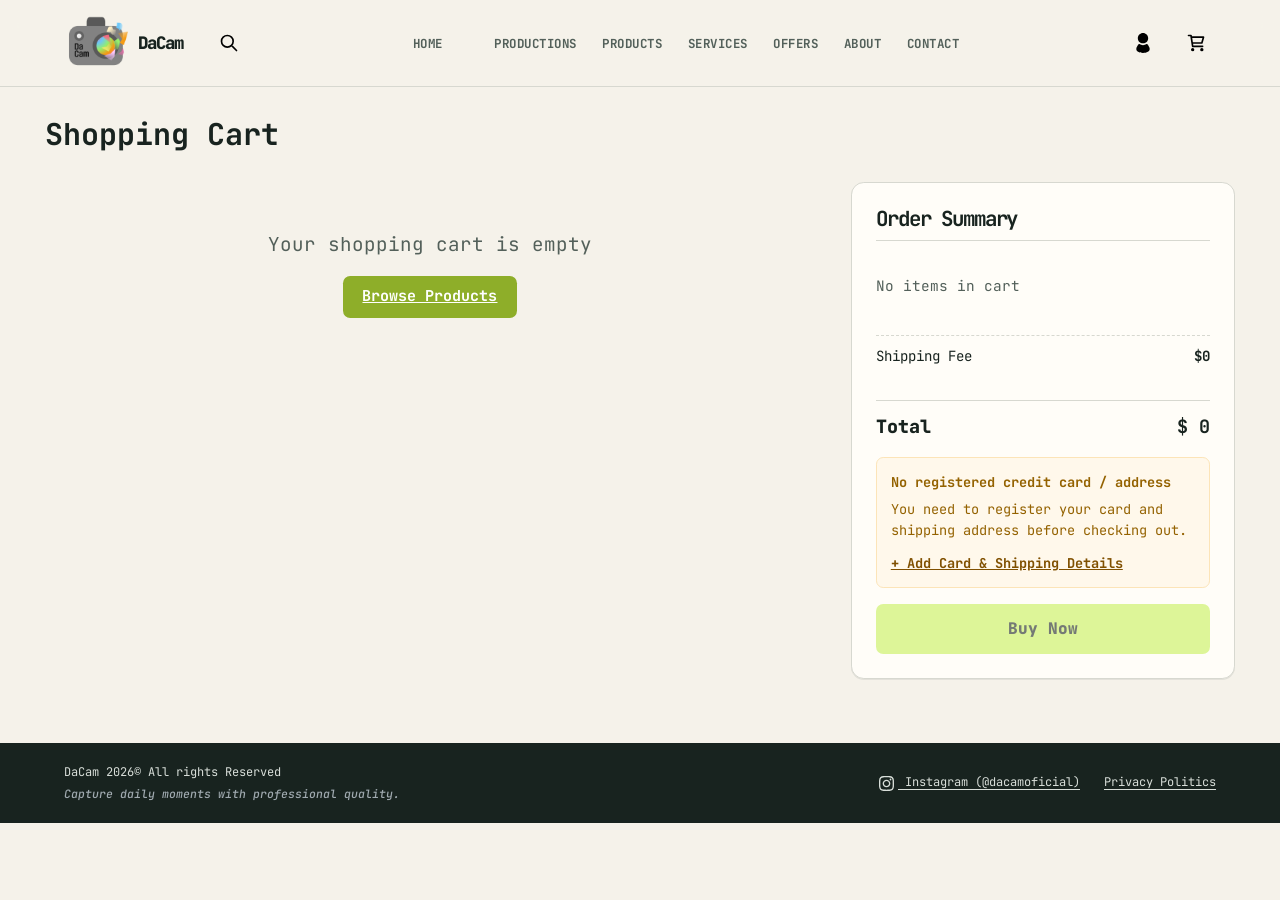
<file: carrito.html>
<!DOCTYPE html>
<html lang="en">

<head>
    <meta charset="UTF-8">
    <meta name="viewport" content="width=device-width, initial-scale=1.0">
    <title>Shopping Cart — DaCam</title>
    <link rel="stylesheet" href="styles/style.css">
    <link rel="preconnect" href="https://fonts.googleapis.com">
    <link rel="preconnect" href="https://fonts.gstatic.com" crossorigin>
    <link href="https://fonts.googleapis.com/css2?family=JetBrains+Mono:ital,wght@0,100..800;1,100..800&display=swap"
        rel="stylesheet">
</head>

<body>
      <header>
        <a class="logo" href="index.html">
            <img src="images/DaCam.png" alt="logo">
            <p>DaCam</p>
        </a>
        <div class="options">
            <button id="search" type="button" aria-label="Search"><img src="svgs/search-alt-1-svgrepo-com.svg"
                    alt=""></button>
            <ul class="nav">
                <li>
                    <a href="index.html">Home</a>
                </li>
                <li>
                <li>
                    <a href="pro.html">Productions</a>
                </li>
                <li>
                    <a href="products.html">Products</a>
                </li>
                <li>
                    <a href="servicios.html">Services</a>
                </li>
                <li>
                    <a href="offers.html">Offers</a>
                </li>
                <li>
                    <a href="about.html">About</a>
                </li>
                <li>
                    <a href="contacto.html">Contact</a>
                </li>
            </ul>
            <button id="login" type="button" aria-label="Log in" onclick="window.location.href='logins/email.html'"><img src="svgs/person-svgrepo-com.svg"
                    alt=""></button>
            <button id="cart" type="button" aria-label="Shopping Cart" onclick="window.location.href='carrito.html'"><img
                    src="svgs/cart-shopping-svgrepo-com.svg" alt=""></button>
        </div>
    </header>

    <main class="carrito-page">
        <div class="carrito-header-title">
            <h1>Shopping Cart</h1>
        </div>

        <div class="carrito-layout">
            <section class="carrito-grid" id="carritoGrid">
                <!-- Product cards reusing .producto -->
            </section>

            <aside class="carrito-resumen">
                <h2>Order Summary</h2>

                <div class="resumen-filas" id="resumenFilas"></div>

                <div class="resumen-fila-envio" style="display:flex; justify-content:space-between; align-items:center; padding:.6rem 0; border-top:1px dashed var(--line); margin-top:.5rem; font-size:.88rem;">
                    <span>Shipping Fee</span>
                    <span id="envioPrecio" style="font-weight:700;">$0</span>
                </div>

                <div class="resumen-total">
                    <span>Total</span>
                    <strong id="totalPrecio">$0</strong>
                </div>

                <div id="tarjetaStatus"></div>

                <button id="btnComprar" type="button" class="btn-comprar-cart" onclick="realizarCompra()">
                    Buy Now
                </button>
            </aside>
        </div>
    </main>

    <footer>
        <div class="footer-info">
            <p>DaCam 2026© All rights Reserved</p>
            <span class="footer-slogan">Capture daily moments with professional quality.</span>
        </div>
        <div class="footer-links">
            <a href="https://www.instagram.com/dacamoficial/" target="_blank" rel="noopener noreferrer" class="instagram-link">
                <svg width="15" height="15" viewBox="0 0 24 24" fill="currentColor" aria-hidden="true" style="vertical-align: middle; margin-right: 4px;">
                    <path d="M12 2.163c3.204 0 3.584.012 4.85.07 3.252.148 4.771 1.691 4.919 4.919.058 1.265.069 1.645.069 4.849 0 3.205-.012 3.584-.069 4.849-.149 3.225-1.664 4.771-4.919 4.919-1.266.058-1.644.07-4.85.07-3.204 0-3.584-.012-4.849-.07-3.26-.149-4.771-1.699-4.919-4.92-.058-1.265-.07-1.644-.07-4.849 0-3.204.013-3.583.07-4.849.149-3.227 1.664-4.771 4.919-4.919 1.266-.057 1.645-.069 4.849-.069zm0-2.163c-3.259 0-3.667.014-4.947.072-4.358.2-6.78 2.618-6.98 6.98-.059 1.281-.073 1.689-.073 4.948 0 3.259.014 3.668.072 4.948.2 4.358 2.618 6.78 6.98 6.98 1.281.058 1.689.072 4.948.072 3.259 0 3.668-.014 4.948-.072 4.354-.2 6.782-2.618 6.979-6.98.059-1.28.073-1.689.073-4.948 0-3.259-.014-3.667-.072-4.947-.196-4.354-2.617-6.78-6.979-6.98-1.281-.059-1.69-.073-4.949-.073zm0 5.838c-3.403 0-6.162 2.759-6.162 6.162s2.759 6.163 6.162 6.163 6.162-2.759 6.162-6.163c0-3.403-2.759-6.162-6.162-6.162zm0 10.162c-2.209 0-4-1.79-4-4 0-2.209 1.791-4 4-4s4 1.791 4 4c0 2.21-1.791 4-4 4zm6.406-11.845c-.796 0-1.441.645-1.441 1.44s.645 1.44 1.441 1.44c.795 0 1.439-.645 1.439-1.44s-.644-1.44-1.439-1.44z"/>
                </svg>
                Instagram (@dacamoficial)
            </a>
            <a href="#">Privacy Politics</a>
        </div>
    </footer>

    <script src="scripts/carrito.js"></script>
    <script src="scripts/search.js"></script>
</body>

</html>
</file>
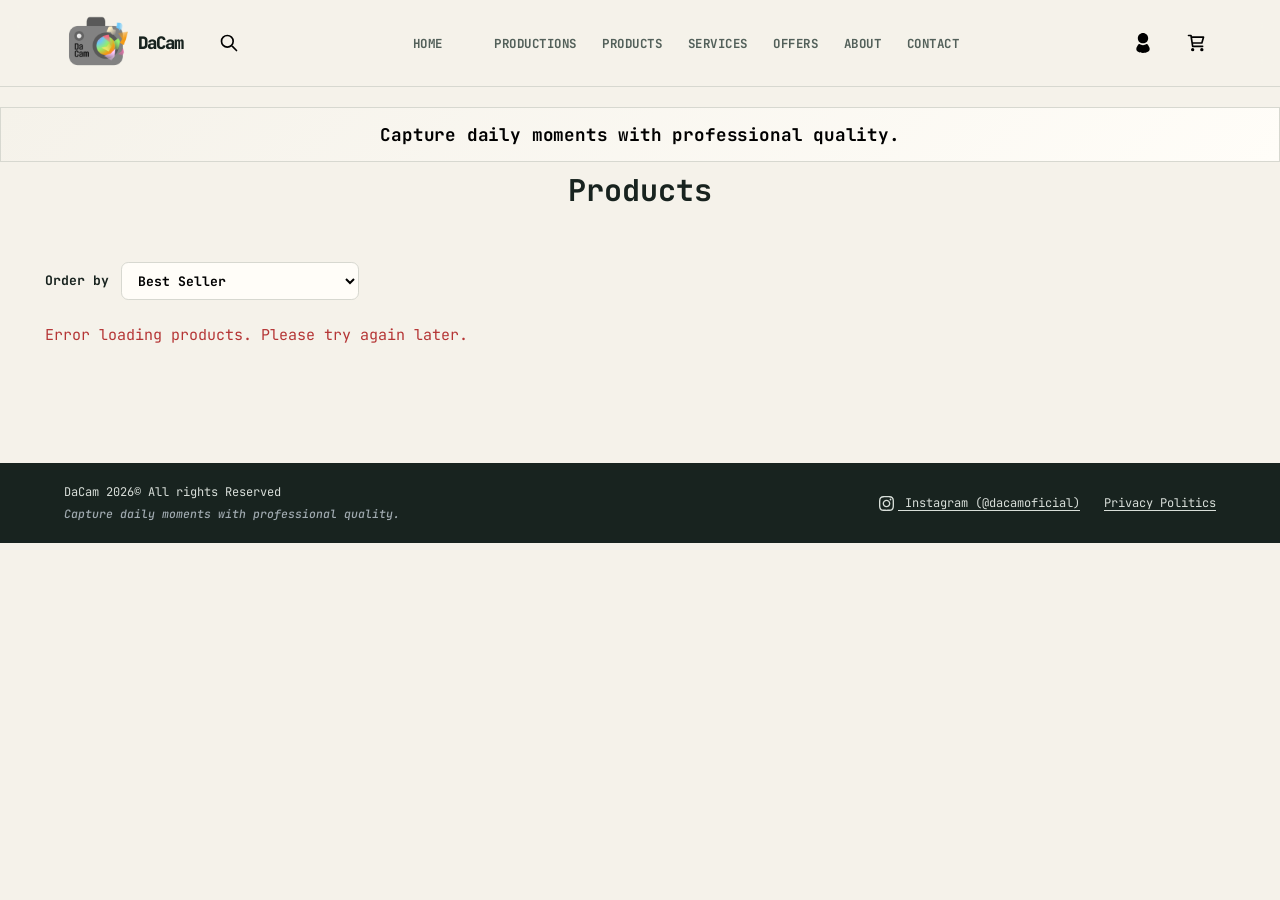
<file: compra.html>
<!DOCTYPE html>
<html lang="en">

<head>
  <meta charset="UTF-8">
  <meta name="viewport" content="width=device-width, initial-scale=1.0">
  <title>DaCam</title>
  <link rel="stylesheet" href="styles/style.css">
  <link rel="preconnect" href="https://fonts.googleapis.com">
  <link rel="preconnect" href="https://fonts.gstatic.com" crossorigin>
  <link href="https://fonts.googleapis.com/css2?family=JetBrains+Mono:ital,wght@0,100..800;1,100..800&display=swap"
    rel="stylesheet">
</head>

<body>
  <header>
    <a class="logo" href="index.html">
      <img src="images/DaCam.png" alt="logo">
      <p>DaCam</p>
    </a>
    <div class="options">
      <button id="search" type="button" aria-label="Buscar"><img src="svgs/search-alt-1-svgrepo-com.svg"
          alt=""></button>
      <ul class="nav">
        <li>
          <a href="products.html">Products</a>
        </li>
        <li>
          <a href="servicios.html">Services</a>
        </li>
        <li>
          <a href="offers.html">Offers</a>
        </li>
        <li>
          <a href="contacto.html">Contact</a>
        </li>
      </ul>
      <button id="login" type="button" aria-label="Iniciar sesión"
        onclick="window.location.href='logins/email.html'"><img src="svgs/person-svgrepo-com.svg" alt=""></button>
      <button id="cart" type="button" aria-label="Carrito de compras" onclick="window.location.href='carrito.html'"><img
          src="svgs/cart-shopping-svgrepo-com.svg" alt=""></button>
    </div>
  </header>
  <div class="mainshop">
    <div class="imgs">
      <div class="miniImgs">

      </div>
      <img id="buyImage" src="" alt="">
    </div>
    <div class="specs">
      <h2 id="ProductTittle"></h2>
      <div id="stars"></div>
      <p id="buyPrice"></p>
      <p id="buyPriceOffer"></p>
      <ul id="specsResume">
      </ul>

      </ul>
    </div>
    <div class="buyPannel">
      <div id="DeliveryPrice">Free shipping worldwide</div>
      <div id="buyStock">Stock available</div>

      <!-- Transaction Mode (Buy vs Rent) -->
      <div class="purchase-mode-box">
        <label class="mode-label">Transaction Option</label>
        <div class="mode-options">
          <label class="mode-radio-label">
            <input type="radio" name="purchaseMode" value="buy" checked>
            <span>Buy Camera</span>
          </label>
          <label class="mode-radio-label">
            <input type="radio" name="purchaseMode" value="rent">
            <span>Rent by Day (2.5%/day)</span>
          </label>
        </div>
      </div>

      <!-- Rental Controls (1 to 30 days) -->
      <div id="rentalControls" class="rental-controls-box hidden">
        <label for="rentalDaysInput" class="mode-label">Rental Duration (1 - 30 Days):</label>
        <div class="rental-days-row">
          <input type="number" id="rentalDaysInput" min="1" max="30" value="1">
          <span class="days-unit">Days</span>
        </div>
        <div class="rental-calc-info">
          <div class="calc-line"><span>Daily Rate (2.5%):</span> <strong id="dailyRatePrice">$0</strong></div>
          <div class="calc-line calc-total"><span>Total Rental:</span> <strong id="totalRentalPrice">$0</strong></div>
        </div>
      </div>

      <div id="buyButtons">
        <button id="buyButtonMain">Buy Now</button>
        <button id="buyAddToCart">Add to Cart</button>
      </div>
      <div class="others">
        <div id="devolutions">devolutions</div>
        <div id="warranty">warranty</div>
        <button id="help">help</button>
      </div>
    </div>
  </div>
  <div id="seothers">
    <div id="otherSpecs">

    </div>
  </div>
  <div id="questions">
    <input type="text" id="question" placeholder="Preguntar..." aria-label="Preguntar sobre el producto">
    <button type="button" aria-label="Enviar pregunta" onclick="sendQuestion()">Send</button>

  </div>
  <div class="ratingsMain">
    <div id="ratingsStats">
      <h2 id="ratingNumber"></h2>
      <div id="starSecond"></div>
      <h2 id="numberOfRatings"></h2>
    </div>
    <div id="ratings">
      <h2>Ratings</h2>
      <div id="ratingsContainer"></div>
    </div>
  </div>
  <div class="otherUsersBuy">
    <h2>other users bought</h2>
    <div id="othersCarrousel">
      <button type="button" aria-label="Anterior" onclick="left()">&#10094;</button>
      <div id="carrouselContainer"></div>
      <button type="button" aria-label="Siguiente" onclick="right()">&#10095;</button>
    </div>
  </div>
  <footer>
    <div class="footer-info">
      <p>DaCam 2026© All rights Reserved</p>
      <span class="footer-slogan">Capture daily moments with professional quality.</span>
    </div>
    <div class="footer-links">
      <a href="https://www.instagram.com/dacamoficial/" target="_blank" rel="noopener noreferrer"
        class="instagram-link">
        <svg width="15" height="15" viewBox="0 0 24 24" fill="currentColor" aria-hidden="true"
          style="vertical-align: middle; margin-right: 4px;">
          <path
            d="M12 2.163c3.204 0 3.584.012 4.85.07 3.252.148 4.771 1.691 4.919 4.919.058 1.265.069 1.645.069 4.849 0 3.205-.012 3.584-.069 4.849-.149 3.225-1.664 4.771-4.919 4.919-1.266.058-1.644.07-4.85.07-3.204 0-3.584-.012-4.849-.07-3.26-.149-4.771-1.699-4.919-4.92-.058-1.265-.07-1.644-.07-4.849 0-3.204.013-3.583.07-4.849.149-3.227 1.664-4.771 4.919-4.919 1.266-.057 1.645-.069 4.849-.069zm0-2.163c-3.259 0-3.667.014-4.947.072-4.358.2-6.78 2.618-6.98 6.98-.059 1.281-.073 1.689-.073 4.948 0 3.259.014 3.668.072 4.948.2 4.358 2.618 6.78 6.98 6.98 1.281.058 1.689.072 4.948.072 3.259 0 3.668-.014 4.948-.072 4.354-.2 6.782-2.618 6.979-6.98.059-1.28.073-1.689.073-4.948 0-3.259-.014-3.667-.072-4.947-.196-4.354-2.617-6.78-6.979-6.98-1.281-.059-1.69-.073-4.949-.073zm0 5.838c-3.403 0-6.162 2.759-6.162 6.162s2.759 6.163 6.162 6.163 6.162-2.759 6.162-6.163c0-3.403-2.759-6.162-6.162-6.162zm0 10.162c-2.209 0-4-1.79-4-4 0-2.209 1.791-4 4-4s4 1.791 4 4c0 2.21-1.791 4-4 4zm6.406-11.845c-.796 0-1.441.645-1.441 1.44s.645 1.44 1.441 1.44c.795 0 1.439-.645 1.439-1.44s-.644-1.44-1.439-1.44z" />
        </svg>
        Instagram (@dacamoficial)
      </a>
      <a href="#">Privacy Politics</a>
    </div>
  </footer>
  <script src="scripts/compra.js"></script>
  <script src="scripts/search.js"></script>
</body>

</html>
</file>
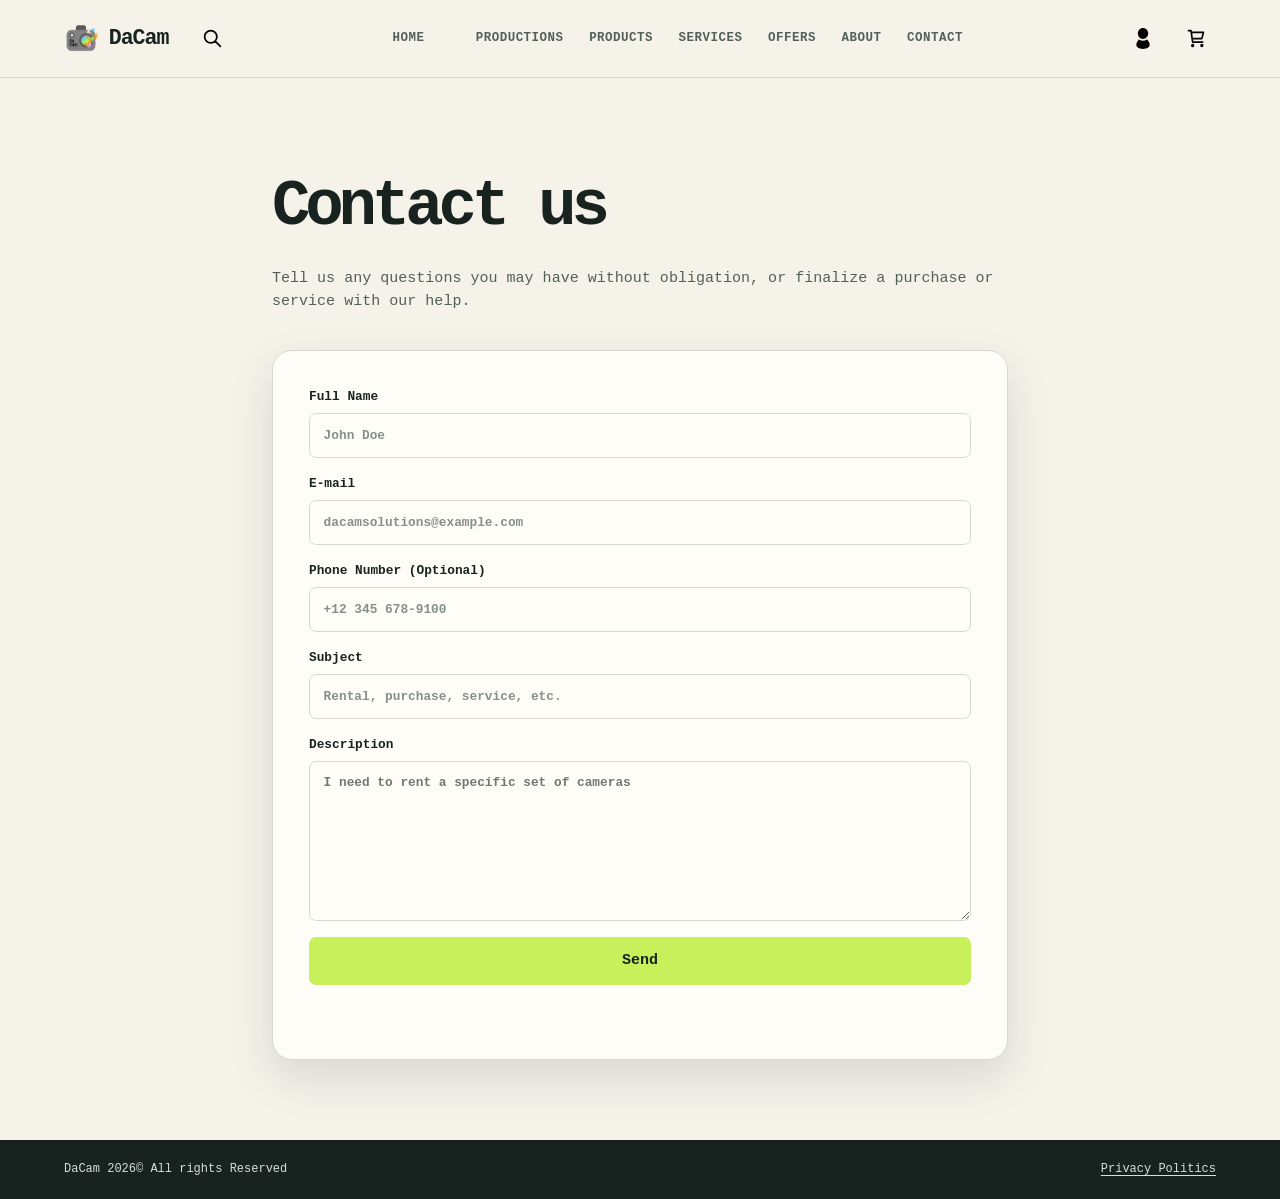
<file: contacto.html>
<!DOCTYPE html>
<html lang="es">
<head>
  <meta charset="UTF-8">
  <meta name="viewport" content="width=device-width, initial-scale=1.0">
  <title>Contacto</title>
  <link rel="stylesheet" href="styles/style copy.css">
</head>
<body>
      <header>
        <a class="logo" href="index.html">
            <img src="images/DaCam.png" alt="logo">
            <p>DaCam</p>
        </a>
        <div class="options">
            <button id="search" type="button" aria-label="Search"><img src="svgs/search-alt-1-svgrepo-com.svg"
                    alt=""></button>
            <ul class="nav">
                <li>
                    <a href="index.html">Home</a>
                </li>
                <li>
                <li>
                    <a href="pro.html">Productions</a>
                </li>
                <li>
                    <a href="products.html">Products</a>
                </li>
                <li>
                    <a href="servicios.html">Services</a>
                </li>
                <li>
                    <a href="offers.html">Offers</a>
                </li>
                <li>
                    <a href="about.html">About</a>
                </li>
                <li>
                    <a href="contacto.html">Contact</a>
                </li>
            </ul>
            <button id="login" type="button" aria-label="Log in" onclick="window.location.href='logins/email.html'"><img src="svgs/person-svgrepo-com.svg"
                    alt=""></button>
            <button id="cart" type="button" aria-label="Shopping Cart" onclick="window.location.href='carrito.html'"><img
                    src="svgs/cart-shopping-svgrepo-com.svg" alt=""></button>
        </div>
    </header>
<div id="contenido">
  <main class="contacto">
    <section class="contacto__intro">
      <h1>Contact us</h1>
      <p>Tell us any questions you may have without obligation, or finalize a purchase or service with our help.</p>
    </section>

    <form id="contactForm" novalidate>
      <label>Full Name
        <input id="nombre" type="text" placeholder="John Doe">
      </label>

      <label>E-mail
        <input id="mail" type="email" placeholder="dacamsolutions@example.com">
      </label>

      <label>Phone Number (Optional)
        <input id="telefono" type="tel" placeholder="+12 345 678-9100">
      </label>

      <label>Subject
        <input id="asunto" type="text" placeholder="Rental, purchase, service, etc.">
      </label>

      <label>Description
        <textarea id="descripcion" placeholder="I need to rent a specific set of cameras"></textarea>
      </label>

      <button type="submit">Send</button>
      <p id="mensaje"></p>
    </form>
  </main>
</div>

  <footer>
    <p>DaCam 2026© All rights Reserved</p>
    <a>Privacy Politics</a>
  </footer>

  <script src="scripts/contacto.js"></script>
</body>
</html>
</file>
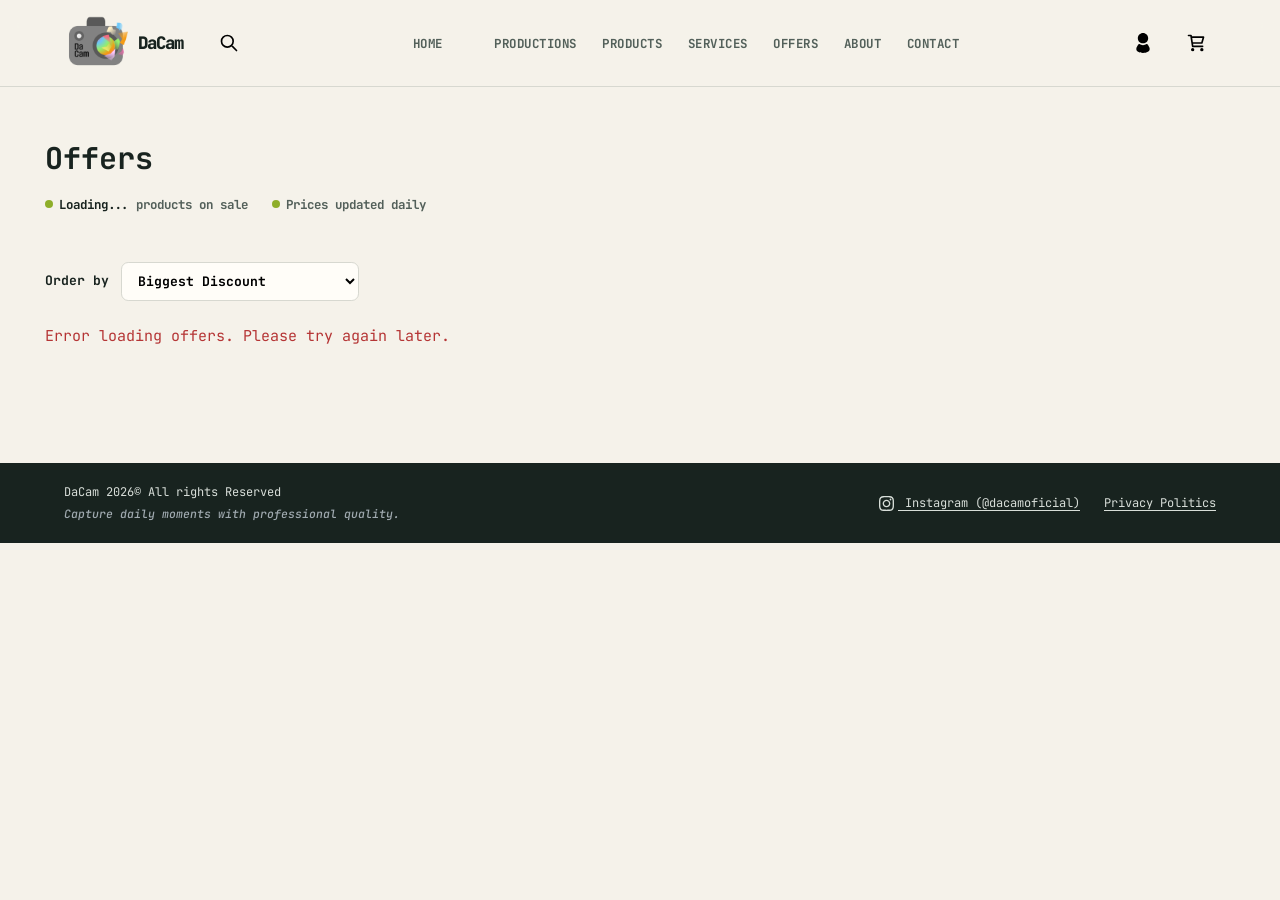
<file: offers.html>
<!DOCTYPE html>
<html lang="en">

<head>
    <meta charset="UTF-8">
    <meta name="viewport" content="width=device-width, initial-scale=1.0">
    <title>Offers — DaCam</title>
    <meta name="description" content="Exclusive deals and discounts on professional photography equipment at DaCam. Shop our best offers on cameras, lenses, and accessories.">
    <link rel="stylesheet" href="styles/style.css">
    <link rel="preconnect" href="https://fonts.googleapis.com">
    <link rel="preconnect" href="https://fonts.gstatic.com" crossorigin>
    <link href="https://fonts.googleapis.com/css2?family=JetBrains+Mono:ital,wght@0,100..800;1,100..800&display=swap"
        rel="stylesheet">
    <style>
        /* ── Offers page extras ───────────────────────────── */

        /* Hero banner */
        .offers-hero {
            width: min(100% - clamp(2rem, 7vw, 8rem), 90rem);
            margin: clamp(1.5rem, 4vw, 3rem) auto clamp(1rem, 2.5vw, 2rem);
            padding: clamp(1.5rem, 4vw, 2.5rem) clamp(1.5rem, 4vw, 3rem);
            background: linear-gradient(135deg, var(--ink) 0%, #2a3d33 60%, #1a2e24 100%);
            border-radius: var(--radius-lg);
            box-shadow: var(--shadow-raised);
            display: flex;
            align-items: center;
            justify-content: space-between;
            gap: clamp(1rem, 3vw, 2rem);
            overflow: hidden;
            position: relative;
        }

        .offers-hero::before {
            content: "";
            position: absolute;
            inset: 0;
            background:
                radial-gradient(circle at 80% 50%, rgb(199 240 90 / .12) 0%, transparent 60%),
                radial-gradient(circle at 20% 80%, rgb(255 110 66 / .08) 0%, transparent 50%);
            pointer-events: none;
        }

        .offers-hero__text {
            position: relative;
            z-index: 1;
        }

        .offers-hero__tag {
            display: inline-flex;
            align-items: center;
            gap: .4rem;
            padding: .3rem .75rem;
            background: rgb(199 240 90 / .15);
            border: 1px solid rgb(199 240 90 / .35);
            border-radius: 999px;
            color: var(--brand);
            font-size: .7rem;
            font-weight: 800;
            letter-spacing: .08em;
            text-transform: uppercase;
            margin-bottom: .85rem;
        }

        .offers-hero__tag::before {
            content: "";
        }

        .offers-hero__title {
            margin: 0 0 .5rem;
            font-size: clamp(1.6rem, 4vw, 2.8rem);
            font-weight: 800;
            color: #fff;
            letter-spacing: -.05em;
            line-height: 1.1;
        }

        .offers-hero__title span {
            color: var(--brand);
        }

        .offers-hero__sub {
            margin: 0;
            color: rgb(255 253 248 / .65);
            font-size: clamp(.78rem, 1.5vw, .95rem);
            max-width: 36rem;
        }

        .offers-hero__badge {
            position: relative;
            z-index: 1;
            flex-shrink: 0;
            display: flex;
            flex-direction: column;
            align-items: center;
            justify-content: center;
            width: clamp(7rem, 14vw, 10rem);
            height: clamp(7rem, 14vw, 10rem);
            border-radius: 50%;
            background: var(--brand);
            box-shadow: 0 0 0 6px rgb(199 240 90 / .2);
            color: var(--ink);
            text-align: center;
            line-height: 1.1;
            animation: pulse-badge 2.4s ease-in-out infinite;
        }

        .offers-hero__badge strong {
            font-size: clamp(1.4rem, 3.5vw, 2.2rem);
            font-weight: 800;
            letter-spacing: -.06em;
        }

        .offers-hero__badge span {
            font-size: .65rem;
            font-weight: 700;
            letter-spacing: .05em;
            text-transform: uppercase;
            opacity: .75;
        }

        @keyframes pulse-badge {
            0%, 100% { box-shadow: 0 0 0 6px rgb(199 240 90 / .2); }
            50%       { box-shadow: 0 0 0 14px rgb(199 240 90 / .08); }
        }

        /* Offer badge on cards */
        .producto--oferta {
            position: relative;
        }

        .oferta-badge {
            position: absolute;
            top: .65rem;
            left: .65rem;
            z-index: 2;
            padding: .2rem .6rem;
            background: var(--accent);
            color: #fff;
            font-size: .68rem;
            font-weight: 800;
            letter-spacing: .04em;
            text-transform: uppercase;
            border-radius: var(--radius-sm);
            box-shadow: 0 2px 8px rgb(255 110 66 / .45);
            pointer-events: none;
        }

        /* Precio original tachado */
        .producto__precio--original {
            text-decoration: line-through;
            color: var(--ink-soft);
            font-size: .72rem;
            font-weight: 600;
        }

        /* Precio de oferta */
        .precio-oferta-valor {
            color: var(--accent);
        }

        /* Ahorro */
        .precio-ahorro {
            display: block;
            font-size: .68rem;
            font-weight: 700;
            color: var(--brand-deep);
            margin-top: .1rem;
        }

        /* Stats bar */
        .offers-stats {
            width: min(100% - clamp(2rem, 7vw, 8rem), 90rem);
            margin: 0 auto clamp(1rem, 2vw, 1.5rem);
            display: flex;
            align-items: center;
            gap: clamp(.75rem, 2vw, 1.5rem);
            flex-wrap: wrap;
        }

        .offers-stats__item {
            display: flex;
            align-items: center;
            gap: .4rem;
            font-size: .78rem;
            font-weight: 700;
            color: var(--ink-soft);
        }

        .offers-stats__dot {
            width: .5rem;
            height: .5rem;
            border-radius: 50%;
            background: var(--brand-deep);
            flex-shrink: 0;
        }

        #offer-count {
            color: var(--ink);
        }
    </style>
</head>

<body>
      <header>
        <a class="logo" href="index.html">
            <img src="images/DaCam.png" alt="logo">
            <p>DaCam</p>
        </a>
        <div class="options">
            <button id="search" type="button" aria-label="Search"><img src="svgs/search-alt-1-svgrepo-com.svg"
                    alt=""></button>
            <ul class="nav">
                <li>
                    <a href="index.html">Home</a>
                </li>
                <li>
                <li>
                    <a href="pro.html">Productions</a>
                </li>
                <li>
                    <a href="products.html">Products</a>
                </li>
                <li>
                    <a href="servicios.html">Services</a>
                </li>
                <li>
                    <a href="offers.html">Offers</a>
                </li>
                <li>
                    <a href="about.html">About</a>
                </li>
                <li>
                    <a href="contacto.html">Contact</a>
                </li>
            </ul>
            <button id="login" type="button" aria-label="Log in" onclick="window.location.href='logins/email.html'"><img src="svgs/person-svgrepo-com.svg"
                    alt=""></button>
            <button id="cart" type="button" aria-label="Shopping Cart" onclick="window.location.href='carrito.html'"><img
                    src="svgs/cart-shopping-svgrepo-com.svg" alt=""></button>
        </div>
    </header>

    <h1 style="width: min(100% - clamp(2rem, 7vw, 8rem), 90rem); margin: clamp(1.5rem, 4vw, 3rem) auto clamp(.5rem, 1vw, 1rem);">Offers</h1>

    <!-- Stats bar -->
    <div class="offers-stats">
        <div class="offers-stats__item">
            <span class="offers-stats__dot"></span>
            <span id="offer-count">Loading...</span> products on sale
        </div>
        <div class="offers-stats__item">
            <span class="offers-stats__dot" style="background:var(--accent)"></span>
            Prices updated daily
        </div>
    </div>

    <div class="productsContainer">
        <div id="filters">
            <label for="ordenar">Order by</label>
            <select name="ordenar" id="filter" onchange="ordenarProd(this.value)">
                <option value="mayor-descuento">Biggest Discount</option>
                <option value="menor-descuento">Smallest Discount</option>
                <option value="precio-mayor">Price: Highest to Lowest</option>
                <option value="precio-menor">Price: Lowest to Highest</option>
            </select>
        </div>
        <div id="products"></div>
        <div id="pagination"></div>
    </div>

    <footer>
        <div class="footer-info">
            <p>DaCam 2026&copy; All rights Reserved</p>
            <span class="footer-slogan">Capture daily moments with professional quality.</span>
        </div>
        <div class="footer-links">
            <a href="https://www.instagram.com/dacamoficial/" target="_blank" rel="noopener noreferrer" class="instagram-link">
                <svg width="15" height="15" viewBox="0 0 24 24" fill="currentColor" aria-hidden="true" style="vertical-align: middle; margin-right: 4px;">
                    <path d="M12 2.163c3.204 0 3.584.012 4.85.07 3.252.148 4.771 1.691 4.919 4.919.058 1.265.069 1.645.069 4.849 0 3.205-.012 3.584-.069 4.849-.149 3.225-1.664 4.771-4.919 4.919-1.266.058-1.644.07-4.85.07-3.204 0-3.584-.012-4.849-.07-3.26-.149-4.771-1.699-4.919-4.92-.058-1.265-.07-1.644-.07-4.849 0-3.204.013-3.583.07-4.849.149-3.227 1.664-4.771 4.919-4.919 1.266-.057 1.645-.069 4.849-.069zm0-2.163c-3.259 0-3.667.014-4.947.072-4.358.2-6.78 2.618-6.98 6.98-.059 1.281-.073 1.689-.073 4.948 0 3.259.014 3.668.072 4.948.2 4.358 2.618 6.78 6.98 6.98 1.281.058 1.689.072 4.948.072 3.259 0 3.668-.014 4.948-.072 4.354-.2 6.782-2.618 6.979-6.98.059-1.28.073-1.689.073-4.948 0-3.259-.014-3.667-.072-4.947-.196-4.354-2.617-6.78-6.979-6.98-1.281-.059-1.69-.073-4.949-.073zm0 5.838c-3.403 0-6.162 2.759-6.162 6.162s2.759 6.163 6.162 6.163 6.162-2.759 6.162-6.163c0-3.403-2.759-6.162-6.162-6.162zm0 10.162c-2.209 0-4-1.79-4-4 0-2.209 1.791-4 4-4s4 1.791 4 4c0 2.21-1.791 4-4 4zm6.406-11.845c-.796 0-1.441.645-1.441 1.44s.645 1.44 1.441 1.44c.795 0 1.439-.645 1.439-1.44s-.644-1.44-1.439-1.44z"/>
                </svg>
                Instagram (@dacamoficial)
            </a>
            <a href="#">Privacy Politics</a>
        </div>
    </footer>

    <script src="scripts/offers.js"></script>
    <script src="scripts/search.js"></script>
</body>

</html>
</file>
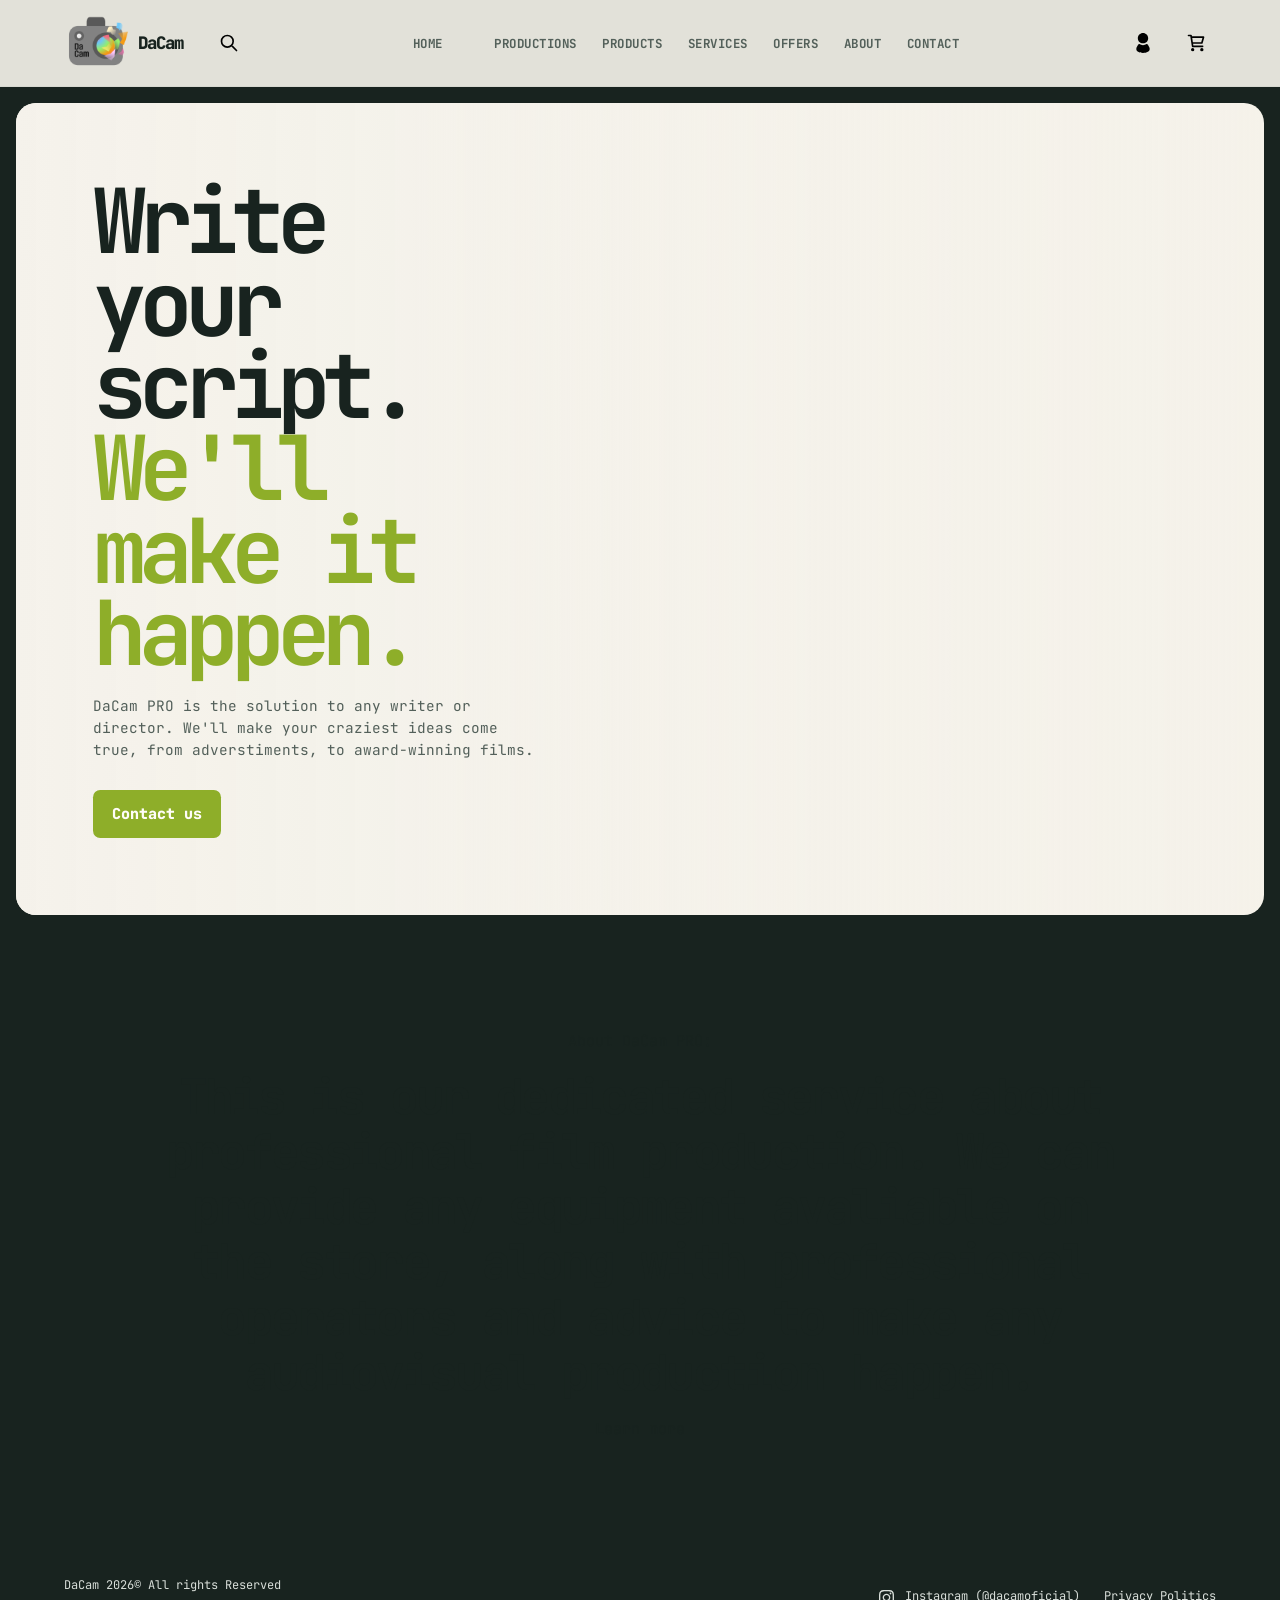
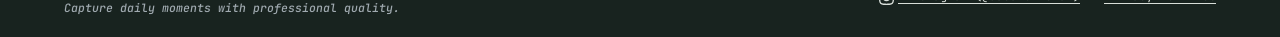
<file: pro.html>
<!DOCTYPE html>
<html lang="en">

<head>
  <meta charset="UTF-8">
  <meta name="viewport" content="width=device-width, initial-scale=1.0">
  <title>DaCam</title>
  <link rel="stylesheet" href="styles/style.css">
  <link rel="preconnect" href="https://fonts.googleapis.com">
  <link rel="preconnect" href="https://fonts.gstatic.com" crossorigin>
  <link href="https://fonts.googleapis.com/css2?family=JetBrains+Mono:ital,wght@0,100..800;1,100..800&display=swap"
    rel="stylesheet">
</head>

<body class="pro">
      <header>
        <a class="logo" href="index.html">
            <img src="images/DaCam.png" alt="logo">
            <p>DaCam</p>
        </a>
        <div class="options">
            <button id="search" type="button" aria-label="Search"><img src="svgs/search-alt-1-svgrepo-com.svg"
                    alt=""></button>
            <ul class="nav">
                <li>
                    <a href="index.html">Home</a>
                </li>
                <li>
                <li>
                    <a href="pro.html">Productions</a>
                </li>
                <li>
                    <a href="products.html">Products</a>
                </li>
                <li>
                    <a href="servicios.html">Services</a>
                </li>
                <li>
                    <a href="offers.html">Offers</a>
                </li>
                <li>
                    <a href="about.html">About</a>
                </li>
                <li>
                    <a href="contacto.html">Contact</a>
                </li>
            </ul>
            <button id="login" type="button" aria-label="Log in" onclick="window.location.href='logins/email.html'"><img src="svgs/person-svgrepo-com.svg"
                    alt=""></button>
            <button id="cart" type="button" aria-label="Shopping Cart" onclick="window.location.href='carrito.html'"><img
                    src="svgs/cart-shopping-svgrepo-com.svg" alt=""></button>
        </div>
    </header>
    <main>
  <section class="hero">
    <div class="hero__image-pro"></div>
    <div class="hero__content">
      <h1>Write your script. <em>We'll make it happen.</em></h1>
      <p>DaCam PRO is the solution to any writer or director. We'll make your craziest ideas come true, from adverstiments, to award-winning films.</p>
      <div class="hero__buttons">
        <a class="button button--secondary" href="contacto.html">Contact us</a>
      </div>
    </div>
  </section>

  <section class="intro">
    <p class="eyebrow">About DaCam PRO:</p>
    <h2>This is our dedicated service about professional film production. We can provide any equipment avaliable on the store, along with professional operators and advice to make any audiovisual production happen.</h2>
          <div class="pro__buttons">
        <a href="#">Learn more</a>
      </div>
  </section>
</main>

  <footer>
    <div class="footer-info">
      <p>DaCam 2026© All rights Reserved</p>
      <span class="footer-slogan">Capture daily moments with professional quality.</span>
    </div>
    <div class="footer-links">
      <a href="https://www.instagram.com/dacamoficial/" target="_blank" rel="noopener noreferrer"
        class="instagram-link">
        <svg width="15" height="15" viewBox="0 0 24 24" fill="currentColor" aria-hidden="true"
          style="vertical-align: middle; margin-right: 4px;">
          <path
            d="M12 2.163c3.204 0 3.584.012 4.85.07 3.252.148 4.771 1.691 4.919 4.919.058 1.265.069 1.645.069 4.849 0 3.205-.012 3.584-.069 4.849-.149 3.225-1.664 4.771-4.919 4.919-1.266.058-1.644.07-4.85.07-3.204 0-3.584-.012-4.849-.07-3.26-.149-4.771-1.699-4.919-4.92-.058-1.265-.07-1.644-.07-4.849 0-3.204.013-3.583.07-4.849.149-3.227 1.664-4.771 4.919-4.919 1.266-.057 1.645-.069 4.849-.069zm0-2.163c-3.259 0-3.667.014-4.947.072-4.358.2-6.78 2.618-6.98 6.98-.059 1.281-.073 1.689-.073 4.948 0 3.259.014 3.668.072 4.948.2 4.358 2.618 6.78 6.98 6.98 1.281.058 1.689.072 4.948.072 3.259 0 3.668-.014 4.948-.072 4.354-.2 6.782-2.618 6.979-6.98.059-1.28.073-1.689.073-4.948 0-3.259-.014-3.667-.072-4.947-.196-4.354-2.617-6.78-6.979-6.98-1.281-.059-1.69-.073-4.949-.073zm0 5.838c-3.403 0-6.162 2.759-6.162 6.162s2.759 6.163 6.162 6.163 6.162-2.759 6.162-6.163c0-3.403-2.759-6.162-6.162-6.162zm0 10.162c-2.209 0-4-1.79-4-4 0-2.209 1.791-4 4-4s4 1.791 4 4c0 2.21-1.791 4-4 4zm6.406-11.845c-.796 0-1.441.645-1.441 1.44s.645 1.44 1.441 1.44c.795 0 1.439-.645 1.439-1.44s-.644-1.44-1.439-1.44z" />
        </svg>
        Instagram (@dacamoficial)
      </a>
      <a href="#">Privacy Politics</a>
    </div>
  </footer>
  <script src="scripts/script.js"></script>
  <script src="scripts/search.js"></script>
</body>

</html>
</file>
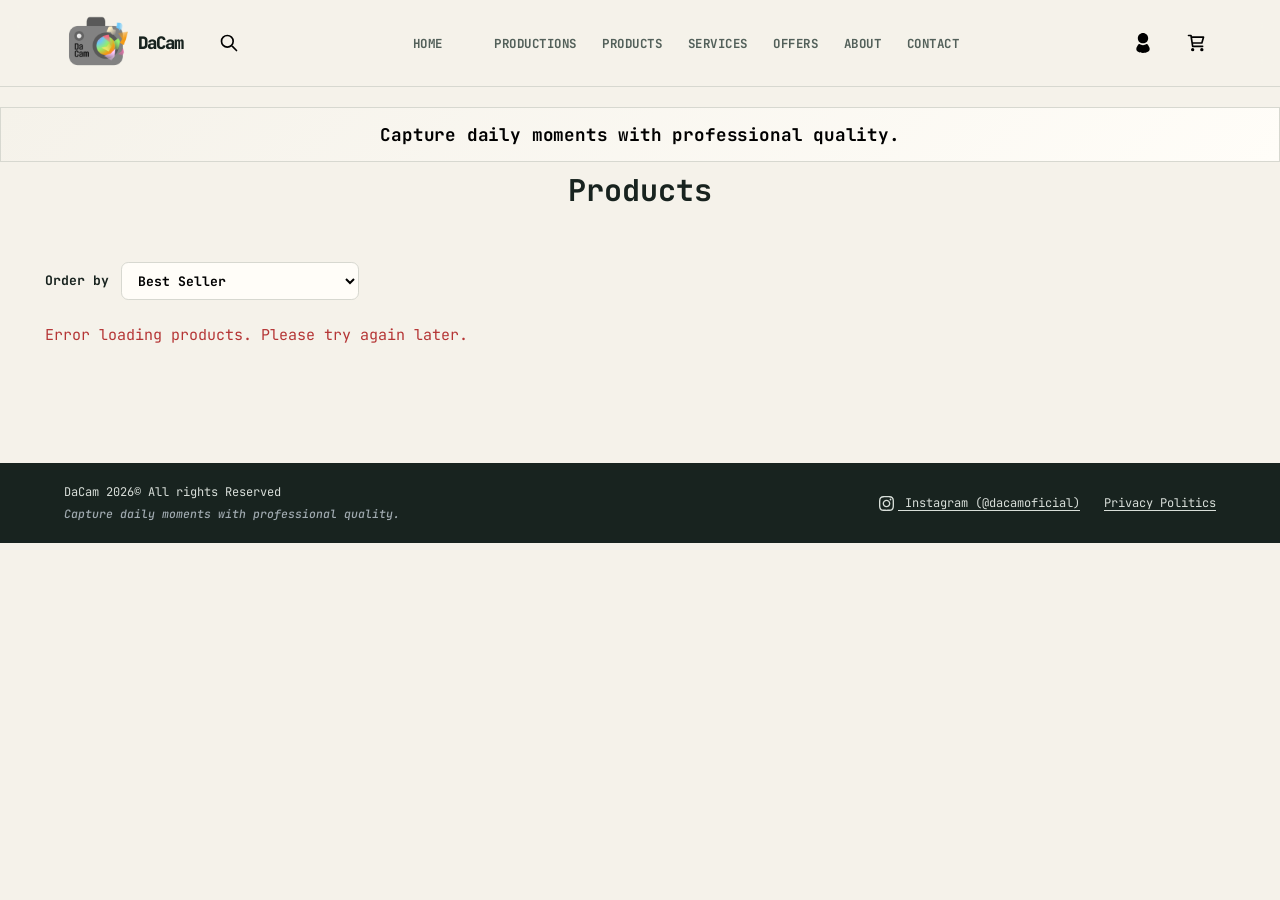
<file: products.html>
<!DOCTYPE html>
<html lang="en">

<head>
    <meta charset="UTF-8">
    <meta name="viewport" content="width=device-width, initial-scale=1.0">
    <title>DaCam</title>
    <link rel="stylesheet" href="styles/style.css">
    <link rel="preconnect" href="https://fonts.googleapis.com">
    <link rel="preconnect" href="https://fonts.gstatic.com" crossorigin>
    <link href="https://fonts.googleapis.com/css2?family=JetBrains+Mono:ital,wght@0,100..800;1,100..800&display=swap"
        rel="stylesheet">
</head>

<body>
      <header>
        <a class="logo" href="index.html">
            <img src="images/DaCam.png" alt="logo">
            <p>DaCam</p>
        </a>
        <div class="options">
            <button id="search" type="button" aria-label="Search"><img src="svgs/search-alt-1-svgrepo-com.svg"
                    alt=""></button>
            <ul class="nav">
                <li>
                    <a href="index.html">Home</a>
                </li>
                <li>
                <li>
                    <a href="pro.html">Productions</a>
                </li>
                <li>
                    <a href="products.html">Products</a>
                </li>
                <li>
                    <a href="servicios.html">Services</a>
                </li>
                <li>
                    <a href="offers.html">Offers</a>
                </li>
                <li>
                    <a href="about.html">About</a>
                </li>
                <li>
                    <a href="contacto.html">Contact</a>
                </li>
            </ul>
            <button id="login" type="button" aria-label="Log in" onclick="window.location.href='logins/email.html'"><img src="svgs/person-svgrepo-com.svg"
                    alt=""></button>
            <button id="cart" type="button" aria-label="Shopping Cart" onclick="window.location.href='carrito.html'"><img
                    src="svgs/cart-shopping-svgrepo-com.svg" alt=""></button>
        </div>
    </header>
    <div class="brand-slogan-banner">
        <p class="brand-slogan-text">Capture daily moments with professional quality.</p>
    </div>
    <h1 style="text-align: center; margin: 5px;">Products</h1>
    <div class="productsContainer">
        <div id="filters">
            <label for="ordenar">Order by</label>
            <select name="ordenar" id="filter" onchange="ordenarProd(this.value)">
                <option value="mejor-peor">Best Seller</option>
                <option value="peor-mejor">Worst Seller</option>
                <option value="precio-mayor">Price: Highest to Lowest</option>
                <option value="precio-menor">Price: Lowest to Highest</option>
            </select>
        </div>
        <div id="products">

        </div>
        <div id="pagination"></div>
    </div>
    <footer>
        <div class="footer-info">
            <p>DaCam 2026© All rights Reserved</p>
            <span class="footer-slogan">Capture daily moments with professional quality.</span>
        </div>
        <div class="footer-links">
            <a href="https://www.instagram.com/dacamoficial/" target="_blank" rel="noopener noreferrer"
                class="instagram-link">
                <svg width="15" height="15" viewBox="0 0 24 24" fill="currentColor" aria-hidden="true"
                    style="vertical-align: middle; margin-right: 4px;">
                    <path
                        d="M12 2.163c3.204 0 3.584.012 4.85.07 3.252.148 4.771 1.691 4.919 4.919.058 1.265.069 1.645.069 4.849 0 3.205-.012 3.584-.069 4.849-.149 3.225-1.664 4.771-4.919 4.919-1.266.058-1.644.07-4.85.07-3.204 0-3.584-.012-4.849-.07-3.26-.149-4.771-1.699-4.919-4.92-.058-1.265-.07-1.644-.07-4.849 0-3.204.013-3.583.07-4.849.149-3.227 1.664-4.771 4.919-4.919 1.266-.057 1.645-.069 4.849-.069zm0-2.163c-3.259 0-3.667.014-4.947.072-4.358.2-6.78 2.618-6.98 6.98-.059 1.281-.073 1.689-.073 4.948 0 3.259.014 3.668.072 4.948.2 4.358 2.618 6.78 6.98 6.98 1.281.058 1.689.072 4.948.072 3.259 0 3.668-.014 4.948-.072 4.354-.2 6.782-2.618 6.979-6.98.059-1.28.073-1.689.073-4.948 0-3.259-.014-3.667-.072-4.947-.196-4.354-2.617-6.78-6.979-6.98-1.281-.059-1.69-.073-4.949-.073zm0 5.838c-3.403 0-6.162 2.759-6.162 6.162s2.759 6.163 6.162 6.163 6.162-2.759 6.162-6.163c0-3.403-2.759-6.162-6.162-6.162zm0 10.162c-2.209 0-4-1.79-4-4 0-2.209 1.791-4 4-4s4 1.791 4 4c0 2.21-1.791 4-4 4zm6.406-11.845c-.796 0-1.441.645-1.441 1.44s.645 1.44 1.441 1.44c.795 0 1.439-.645 1.439-1.44s-.644-1.44-1.439-1.44z" />
                </svg>
                Instagram (@dacamoficial)
            </a>
            <a href="#">Privacy Politics</a>
        </div>
    </footer>
    <script src="scripts/products.js"></script>
    <script src="scripts/search.js"></script>
</body>

</html>
</file>
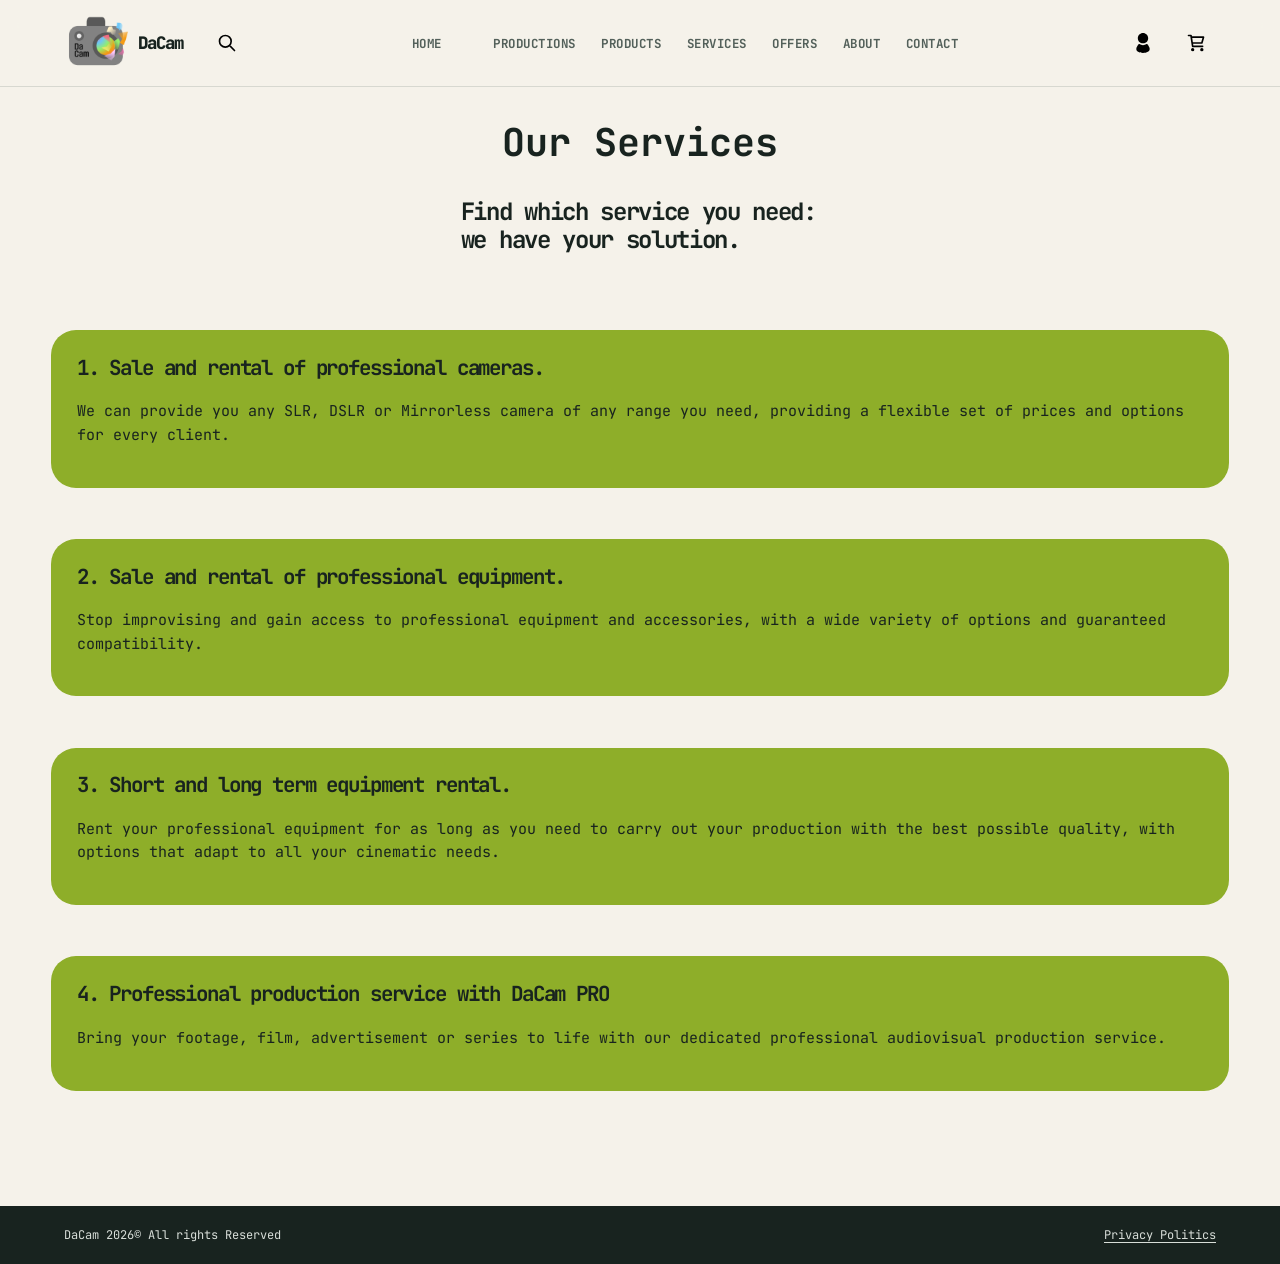
<file: servicios.html>
<!DOCTYPE html>
<html lang="en">

<head>
  <meta charset="UTF-8">
  <meta name="viewport" content="width=device-width, initial-scale=1.0">
  <title>DaCam</title>
  <link rel="stylesheet" href="styles/style.css">
  <link rel="preconnect" href="https://fonts.googleapis.com">
  <link rel="preconnect" href="https://fonts.gstatic.com" crossorigin>
  <link href="https://fonts.googleapis.com/css2?family=JetBrains+Mono:ital,wght@0,100..800;1,100..800&display=swap"
    rel="stylesheet">
</head>

<body>
      <header>
        <a class="logo" href="index.html">
            <img src="images/DaCam.png" alt="logo">
            <p>DaCam</p>
        </a>
        <div class="options">
            <button id="search" type="button" aria-label="Search"><img src="svgs/search-alt-1-svgrepo-com.svg"
                    alt=""></button>
            <ul class="nav">
                <li>
                    <a href="index.html">Home</a>
                </li>
                <li>
                <li>
                    <a href="pro.html">Productions</a>
                </li>
                <li>
                    <a href="products.html">Products</a>
                </li>
                <li>
                    <a href="servicios.html">Services</a>
                </li>
                <li>
                    <a href="offers.html">Offers</a>
                </li>
                <li>
                    <a href="about.html">About</a>
                </li>
                <li>
                    <a href="contacto.html">Contact</a>
                </li>
            </ul>
            <button id="login" type="button" aria-label="Log in" onclick="window.location.href='logins/email.html'"><img src="svgs/person-svgrepo-com.svg"
                    alt=""></button>
            <button id="cart" type="button" aria-label="Shopping Cart" onclick="window.location.href='carrito.html'"><img
                    src="svgs/cart-shopping-svgrepo-com.svg" alt=""></button>
        </div>
    </header>

  <div id="contenido">
        <div id="servicios-titulo">
        <h1>Our Services</h1>
        <h2>Find which service you need: we have your solution.</h2>
        </div>

    <div id="servicios">
        <div class="servicio">
            <h3>1. Sale and rental of professional cameras.</h3>
            <p>We can provide you any SLR, DSLR or Mirrorless camera of any range you need, providing a flexible set of prices and options for every client.</p>
        </div>
        <div class="servicio">
            <h3>2. Sale and rental of professional equipment.</h3>
            <p>Stop improvising and gain access to professional equipment and accessories, with a wide variety of options and guaranteed compatibility.</p>
        </div>
        <div class="servicio">
            <h3>3. Short and long term equipment rental.</h3>
            <p>Rent your professional equipment for as long as you need to carry out your production with the best possible quality, with options that adapt to all your cinematic needs.</p>
        </div>
        <div class="servicio">
            <h3>4. Professional production service with DaCam PRO</h3>
            <p>Bring your footage, film, advertisement or series to life with our dedicated professional audiovisual production service.</p>
        </div>
    </div>

  </div>
  <footer>
    <p>DaCam 2026© All rights Reserved</p>
    <a>Privacy Politics</a>
  </footer>
  <script src="scripts/script.js"></script>
</body>

</html>
</file>
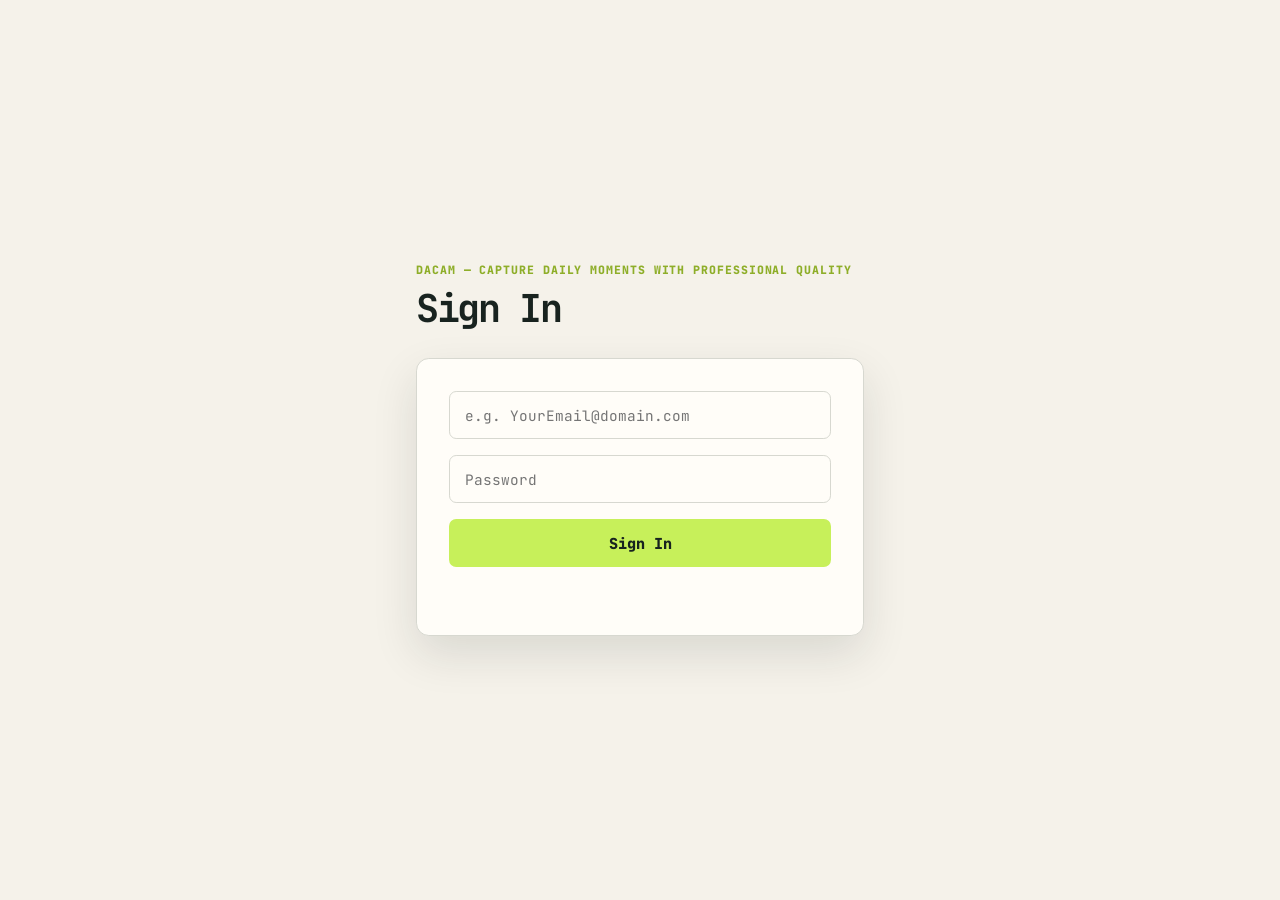
<file: logins/email.html>
<!DOCTYPE html>
<html lang="en">

<head>
    <meta charset="UTF-8">
    <meta name="viewport" content="width=device-width, initial-scale=1.0">
    <title>Sign In — DaCam</title>
    <link rel="stylesheet" href="style.css">
    <link rel="preconnect" href="https://fonts.googleapis.com">
    <link rel="preconnect" href="https://fonts.gstatic.com" crossorigin>
    <link href="https://fonts.googleapis.com/css2?family=JetBrains+Mono:ital,wght@0,100..800;1,100..800&display=swap" rel="stylesheet">
</head>

<body>

    <header>
        <h1>Sign In</h1>
    </header>

    <form onsubmit="cargar(event)">
        <input type="email" id="EM" placeholder="e.g. YourEmail@domain.com" required aria-label="Email address">
        <input type="password" id="password" placeholder="Password" required aria-label="Password">

        <button type="submit">Sign In</button>

        <p id="return"></p>
    </form>

    <script src="login.js"></script>

</body>
</html>
</file>
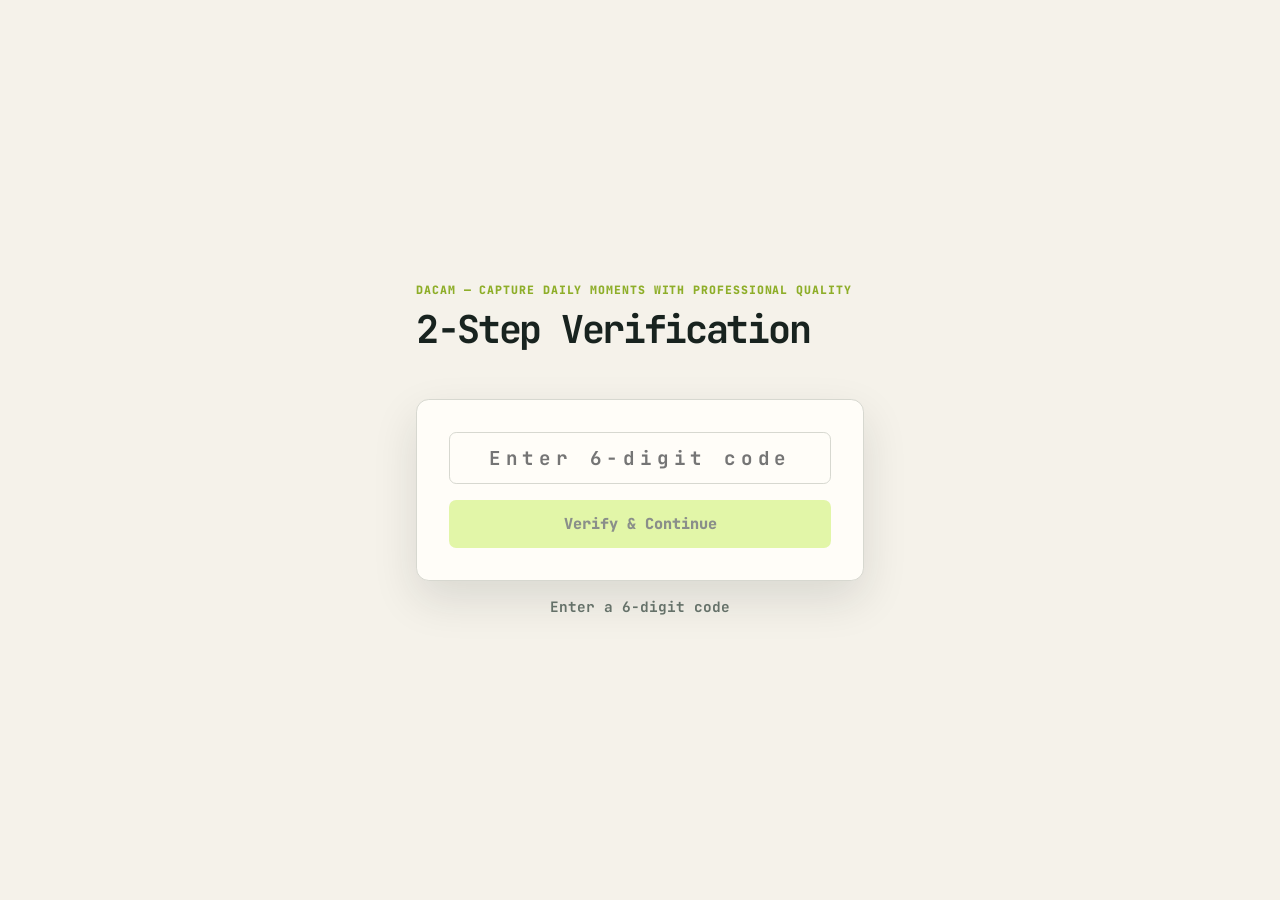
<file: logins/verifCode.html>
<!DOCTYPE html>
<html lang="en">
<head>
    <meta charset="UTF-8">
    <meta name="viewport" content="width=device-width, initial-scale=1.0">
    <title>2-Step Verification — DaCam</title>
    <link rel="stylesheet" href="style.css">
    <link rel="preconnect" href="https://fonts.googleapis.com">
    <link rel="preconnect" href="https://fonts.gstatic.com" crossorigin>
    <link href="https://fonts.googleapis.com/css2?family=JetBrains+Mono:ital,wght@0,100..800;1,100..800&display=swap" rel="stylesheet">
</head>
<body>
    <header>
        <h1>2-Step Verification</h1>
    </header>
    <div class="email">
        <p id="emailOculto"></p>
    </div>
    <div class="conainer">
        <input id="codigo" type="text" placeholder="Enter 6-digit code" maxlength="6" inputmode="numeric" aria-label="Verification code">
        <button id="ingresar">Verify & Continue</button>
    </div>
    <h1 id="mensaje"></h1>
    <script src="verif.js"></script>
</body>
</html>
</file>
<file: styles/style.css>
/* ============================================================
   VARIABLES
   ============================================================ */

:root {
  --ink: #18231f;
  --ink-soft: #53605a;
  --paper: #f5f2ea;
  --surface: #fffdf8;
  --line: #d7d8d0;

  --brand: #c7f05a;
  --brand-deep: #8eae29;
  --accent: #8eae29;
  --danger: #b53535;

  --radius-sm: .45rem;
  --radius-md: .8rem;
  --radius-lg: 1.25rem;

  --space-1: .5rem;
  --space-2: .75rem;
  --space-3: 1rem;
  --space-4: 1.5rem;
  --space-5: 2.25rem;
  --space-6: 4rem;

  --shadow-raised: 0 18px 45px rgb(24 35 31 / 12%);
  --shadow-line: 0 1px 0 rgb(24 35 31 / 8%);

  --transition-fast: 160ms ease;
  --transition-normal: 260ms cubic-bezier(.2, .8, .2, 1);
}

body {
  background: #fff;
}

.pro {
  background-color: #18231f;
}

.site-header {
  position: relative;
  min-height: 5.5rem;
  padding: .8rem clamp(1rem, 5vw, 5rem);
  background: #fff;
}

.site-header .logo {
  color: var(--ink);
  font-size: 1.35rem;
}

.site-header nav {
  display: flex;
  gap: clamp(1rem, 2.5vw, 2.2rem);
}

.site-header nav a {
  color: var(--ink-soft);
  font-size: .78rem;
  font-weight: 700;
  text-decoration: none;
  text-transform: uppercase;
}

.header-button {
  min-height: 2.6rem;
  padding: .55rem 1rem;
  color: var(--ink);
  background: var(--brand);
  border: 0;
  border-radius: var(--radius-sm);
  font-weight: 800;
}

.hero {
  position: relative;
  width: min(100% - 2rem, 90rem);
  min-height: min(70vh, 42rem);
  margin: 1rem auto 0;
  overflow: hidden;
  display: flex;
  align-items: center;
  border-radius: var(--radius-lg);
  background: var(--paper);
}

.hero-pro {
  position: relative;
  width: min(100% - 2rem, 90rem);
  min-height: min(70vh, 42rem);
  margin: 1rem auto 0;
  overflow: hidden;
  display: flex;
  align-items: center;
  border-radius: var(--radius-lg);
  background: var(--ink);
}

.hero__image {
  position: absolute;
  inset: 0;
  background:
    linear-gradient(90deg, var(--paper) 0%, rgb(245 242 234 / .96) 32%, rgb(245 242 234 / .35) 63%, rgb(245 242 234 / .05) 100%),
    url("https://wallpaperaccess.com/full/1358215.jpg") center / cover no-repeat;
  filter: saturate(.9);
}

.hero__image-pro {
  position: absolute;
  inset: 0;
  background:
    linear-gradient(90deg, var(--paper) 0%, rgb(245 242 234 / .96) 32%, rgb(245 242 234 / .35) 63%, rgb(245 242 234 / .05) 100%),
    url("https://static.vecteezy.com/system/resources/previews/002/739/431/large_2x/video-camera-with-blur-background-photo.jpg") center / cover no-repeat;
  filter: saturate(.9);
}

.hero__content {
  position: relative;
  z-index: 1;
  width: min(100%, 38rem);
  padding: clamp(2rem, 6vw, 5.5rem);
}

.hero h1 {
  max-width: 35rem;
  margin: 0 0 1.25rem;
  font-size: clamp(3rem, 7vw, 6.4rem);
  line-height: .92;
  letter-spacing: -.09em;
}

.hero h1 em {
  color: var(--brand-deep);
  font-style: normal;
}

.hero__content > p:not(.eyebrow) {
  max-width: 30rem;
  margin-bottom: 1.8rem;
  color: var(--ink-soft);
  font-size: .9rem;
}

.hero__buttons {
  display: flex;
  flex-wrap: wrap;
  gap: .7rem;
}

.pro__buttons {
  margin-top: 2vh;
}
.button {
  display: inline-flex;
  min-height: 3rem;
  align-items: center;
  justify-content: center;
  padding: .7rem 1.2rem;
  border-radius: var(--radius-sm);
  font-weight: 800;
  text-decoration: none;
  transition: transform var(--transition-fast), box-shadow var(--transition-fast);
}

.button:hover {
  transform: translateY(-2px);
  box-shadow: 0 8px 18px rgb(24 35 31 / 12%);
}

.button--primary {
  color: var(--ink);
  background: var(--brand);
}

.button--secondary {
  color: var(--surface);
  background: var(--accent);
}

.intro {
  width: min(100% - 2rem, 60rem);
  margin: clamp(4rem, 9vw, 8rem) auto;
  text-align: center;
}

.intro h2 {
  margin: 0;
  font-size: clamp(1.8rem, 4vw, 3rem);
}

.site-footer {
  display: flex;
  align-items: center;
  justify-content: space-between;
  gap: 1rem;
  margin-top: 3rem;
  padding: 1.5rem clamp(1rem, 5vw, 5rem);
  color: #d8ded9;
  background: var(--ink);
  font-size: .75rem;
}

.site-footer a {
  color: inherit;
}

@media (max-width: 700px) {
  .site-header {
    flex-wrap: wrap;
    gap: 1rem;
  }

  .site-header nav {
    order: 3;
    width: 100%;
    justify-content: space-between;
  }

  .hero {
    min-height: 36rem;
  }

  .hero__image {
    background:
      linear-gradient(90deg, rgb(245 242 234 / .98) 0%, rgb(245 242 234 / .88) 55%, rgb(245 242 234 / .35) 100%),
      url("https://picsum.photos/seed/homehero/1200/1000") center / cover no-repeat;
  }

  .hero__content {
    padding: 2rem;
  }

  .site-footer {
    flex-direction: column;
    align-items: flex-start;
  }
}
/* ============================================================
   RESET / BASE
   ============================================================ */

*,
*::before,
*::after {
  box-sizing: border-box;
}

html {
  scroll-behavior: smooth;
}

body {
  min-width: 320px;
  margin: 0;
  color: var(--ink);
  background: var(--paper);
  font-family: "JetBrains Mono", ui-monospace, SFMono-Regular, Menlo, monospace;
  font-size: .94rem;
  line-height: 1.55;
}

img {
  max-width: 100%;
}

button,
input {
  font: inherit;
}

button {
  cursor: pointer;
}

a {
  color: inherit;
}


/* ============================================================
   TYPOGRAPHY
   ============================================================ */

h1,
h2,
h3,
p {
  margin-top: 0;
}

h2,
h3 {
  line-height: 1.15;
  letter-spacing: -.055em;
}

h2 {
  font-size: clamp(1.5rem, 3vw, 2.4rem);
}

h3 {
  font-size: clamp(1.05rem, 2vw, 1.3rem);
}


/* ============================================================
   HEADER / NAVIGATION
   ============================================================ */

header {
  position: sticky;
  z-index: 10;
  top: 0;
  display: flex;
  min-height: 4.9rem;
  align-items: center;
  justify-content: space-between;
  gap: var(--space-4);
  padding: .7rem clamp(1rem, 5vw, 5rem);
  background: rgb(245 242 234 / 92%);
  border-bottom: 1px solid var(--line);
  backdrop-filter: blur(14px);
}

/* -- Logo -- */
.logo {
  display: inline-flex;
  align-items: center;
  gap: .65rem;
  text-decoration: none;
  font-weight: 800;
  letter-spacing: -.07em;
}

.logo>p {
  margin: 0;
  font-size: 1.08rem;
}

.logo img {
  width: 4rem;
  height: 4rem;
  object-fit: contain;
}

.logo-text {
  display: flex;
  flex-direction: column;
  line-height: 1.05;
}

.logo-text p {
  margin: 0;
  font-size: 1.35em;
  letter-spacing: -0.05em;
  color: var(--ink);
}

.logo-text .slogan {
  font-size: 1rem;
  font-weight: 700;
  color: var(--brand-deep);
  letter-spacing: 0.01em;
  white-space: nowrap;
}

/* -- Options bar -- */
.options {
  display: flex;
  flex: 1;
  align-items: center;
  justify-content: flex-end;
  gap: clamp(.4rem, 1vw, 1rem);
}

/* -- Nav links -- */
.nav {
  display: flex;
  gap: clamp(.85rem, 2vw, 2rem);
  margin: 0 auto;
  padding: 0;
  list-style: none;
}

.nav a {
  position: relative;
  display: block;
  padding: .45rem 0;
  color: var(--ink-soft);
  font-size: .78rem;
  font-weight: 700;
  letter-spacing: .04em;
  text-decoration: none;
  text-transform: uppercase;
  transition: color var(--transition-fast);
}

.nav a::after {
  position: absolute;
  right: 0;
  bottom: .15rem;
  left: 0;
  height: 2px;
  content: "";
  background: var(--brand-deep);
  transform: scaleX(0);
  transform-origin: left;
  transition: transform var(--transition-fast);
}

.nav a:hover,
.nav a:focus-visible {
  color: var(--ink);
}

.nav a:hover::after,
.nav a:focus-visible::after {
  transform: scaleX(1);
}

/* -- Icon buttons (search / login / cart) -- */
#search,
#login,
#cart {
  display: grid;
  width: 2.5rem;
  height: 2.5rem;
  padding: .55rem;
  place-items: center;
  color: var(--ink);
  background: transparent;
  border: 1px solid transparent;
  border-radius: 50%;
  transition:
    background var(--transition-fast),
    border-color var(--transition-fast),
    transform var(--transition-fast);
}

#search:hover,
#login:hover,
#cart:hover {
  background: var(--surface);
  border-color: var(--line);
  transform: translateY(-2px);
}

#cart {
  position: relative;
}

#search img,
#login img,
#cart img {
  width: 100%;
  height: 100%;
  object-fit: contain;
}

/* Badge con la cantidad de items del carrito */
.cart-count {
  position: absolute;
  top: -0.2rem;
  right: -0.25rem;
  min-width: 1.25rem;
  height: 1.25rem;
  padding: 0 0.3rem;
  background: var(--brand-deep);
  color: #ffffff;
  font-size: 0.72rem;
  font-weight: 800;
  border-radius: 1rem;
  display: flex;
  align-items: center;
  justify-content: center;
  box-shadow: 0 2px 6px rgb(24 35 31 / 30%);
  pointer-events: none;
  line-height: 1;
}


/* ============================================================
   HOME / CAROUSEL
   ============================================================ */

.carousel {
  position: relative;
  width: min(100% - clamp(2rem, 8vw, 10rem), 88rem);
  margin: clamp(1.5rem, 5vw, 4rem) auto;
  overflow: hidden;
  background: var(--ink);
  border-radius: var(--radius-lg);
  box-shadow: var(--shadow-raised);
}

.carousel-track {
  display: flex;
  transition: transform 500ms cubic-bezier(.2, .8, .2, 1);
}

.carousel-slide {
  position: relative;
  flex: 0 0 100%;
  min-width: 100%;
}

.carousel-slide img {
  display: block;
  width: 100%;
  height: clamp(16rem, 41vw, 33rem);
  object-fit: cover;
  opacity: .88;
}

.carousel-caption {
  position: absolute;
  bottom: clamp(1.25rem, 4vw, 3rem);
  left: clamp(1.5rem, 5vw, 4rem);
  right: clamp(1.5rem, 5vw, 4rem);
  z-index: 2;
  color: #ffffff;
  text-shadow: 0 2px 12px rgba(0, 0, 0, 0.75);
  max-width: 44rem;
  pointer-events: none;
}

.carousel-caption h2 {
  font-size: clamp(1.2rem, 3.5vw, 2.2rem);
  font-weight: 800;
  margin: 0 0 0.35rem 0;
  line-height: 1.15;
  color: #ffffff;
  letter-spacing: -0.02em;
}

.carousel-caption p {
  font-size: clamp(0.8rem, 1.8vw, 1.1rem);
  font-weight: 500;
  margin: 0;
  color: rgba(255, 255, 255, 0.92);
  line-height: 1.4;
}

.carousel::after {
  position: absolute;
  right: 0;
  bottom: 0;
  left: 0;
  height: 50%;
  content: "";
  pointer-events: none;
  background: linear-gradient(transparent, rgb(24 35 31 / .75));
}

.carousel-button {
  position: absolute;
  z-index: 1;
  top: 50%;
  display: grid;
  width: 3rem;
  height: 3rem;
  place-items: center;
  color: var(--surface);
  background: rgb(24 35 31 / .65);
  border: 1px solid rgb(255 253 248 / .4);
  border-radius: 50%;
  transform: translateY(-50%);
  transition:
    background var(--transition-fast),
    transform var(--transition-fast);
}

.carousel-button:hover {
  background: var(--accent);
  transform: translateY(-50%) scale(1.06);
}

.carousel-button.prev {
  left: 1.25rem;
}

.carousel-button.next {
  right: 1.25rem;
}


/* ============================================================
   ANUNCIOS / LAST STOCK
   ============================================================ */

.anuncios,
.lastStock {
  width: min(100% - clamp(2rem, 8vw, 10rem), 74rem);
  margin: 0 auto clamp(2rem, 5vw, 4rem);
}

.anuncios {
  display: grid;
  grid-template-columns: repeat(auto-fit, minmax(15rem, 1fr));
  gap: clamp(1rem, 2vw, 1.5rem);
  align-items: start;
}

.anuncio {
  position: relative;
  display: flex;
  flex-direction: column;
  min-height: 21rem;
  aspect-ratio: 3 / 4;
  padding: clamp(1.15rem, 3vw, 1.7rem);
  overflow: hidden;
  isolation: isolate;
  color: var(--surface);
  background: #30433a center / cover no-repeat;
  border-radius: var(--radius-md);
  box-shadow: var(--shadow-raised);
  transition:
    transform var(--transition-normal),
    box-shadow var(--transition-normal);
}

#AN1 {
  background-image: url("https://picsum.photos/id/1015/900/1200");
}

#AN2 {
  background-image: url("https://picsum.photos/id/1025/900/1200");
}

#AN3 {
  background-image: url("https://picsum.photos/id/1069/900/1200");
}

#AN4 {
  background-image: url("https://picsum.photos/id/1084/900/1200");
}

.anuncio::before {
  position: absolute;
  z-index: -1;
  inset: 0;
  content: "";
  background: linear-gradient(180deg,
      rgb(24 35 31 / .1) 10%,
      rgb(24 35 31 / .2) 38%,
      rgb(24 35 31 / .92) 100%);
}

.anuncio:hover {
  box-shadow: 0 25px 50px rgb(24 35 31 / 20%);
  transform: translateY(-5px);
}

.tituloanunciio {
  max-width: 88%;
  margin: 0 0 auto auto;
  font-size: clamp(1.25rem, 2.35vw, 1.85rem);
  text-align: right;
  text-shadow: 0 2px 14px rgb(0 0 0 / .4);
}

.descripcion {
  max-width: 28rem;
  margin: 5.75rem 0 .9rem;
  color: rgb(255 253 248 / .8);
  font-size: .8rem;
}

.anuncio a {
  align-self: flex-start;
  padding: 0;
  color: var(--brand);
  font-size: .78rem;
  font-weight: 800;
  letter-spacing: .05em;
  text-decoration: none;
  text-transform: uppercase;
  transition:
    color var(--transition-fast),
    transform var(--transition-fast);
}

.anuncio a::after {
  margin-left: .45rem;
  content: "↗";
}

.anuncio a:hover {
  color: var(--surface);
  transform: translateX(3px);
}

.lastStock {
  display: flex;
  max-width: 36rem;
  gap: var(--space-2);
  align-items: end;
}


/* ============================================================
   PRODUCT CARD  (.producto)
   Relacion 3/4 — vertical — columna: imagen › titulo › rating › precio
   ============================================================ */

.producto {
  position: relative;
  display: flex;
  flex-direction: column;
  aspect-ratio: 3 / 4;
  overflow: hidden;
  background: var(--surface);
  border: 1px solid var(--line);
  border-radius: var(--radius-md);
  box-shadow: var(--shadow-line);
  text-decoration: none;
  color: var(--ink);
  transition:
    transform var(--transition-normal),
    box-shadow var(--transition-normal);
}

.producto:hover {
  transform: translateY(-5px);
  box-shadow: var(--shadow-raised);
}

/* Imagen */
.producto__img {
  flex: 0 0 58%;
  width: 100%;
  height: 58%;
  object-fit: cover;
  display: block;
  transition: transform var(--transition-normal);
}

.producto:hover .producto__img {
  transform: scale(1.04);
}

/* Cuerpo de texto */
.producto__body {
  display: flex;
  flex-direction: column;
  gap: var(--space-1);
  flex: 1;
  padding: var(--space-3) var(--space-3) var(--space-2);
}

/* Titulo */
.producto__titulo {
  margin: 0;
  font-size: clamp(.85rem, 1.4vw, 1rem);
  font-weight: 700;
  letter-spacing: -.03em;
  line-height: 1.3;
  display: -webkit-box;
  -webkit-line-clamp: 2;
  -webkit-box-orient: vertical;
  overflow: hidden;
}

/* Calificacion */
.producto__rating {
  display: flex;
  align-items: center;
  gap: .35rem;
  font-size: .78rem;
  color: var(--ink-soft);
}

.producto__estrellas {
  color: var(--accent);
  letter-spacing: .1em;
  font-size: .82rem;
}

/* Precio */
.producto__precio {
  margin-top: auto;
  font-size: clamp(1rem, 1.8vw, 1.2rem);
  font-weight: 800;
  letter-spacing: -.06em;
}

.producto__precio--oferta {
  color: var(--brand-deep);
  font-size: .75rem;
  font-weight: 700;
  letter-spacing: 0;
}


/* ============================================================
   PRODUCTS PAGE  (.productsContainer)
   ============================================================ */

.productsContainer {
  width: min(100% - clamp(2rem, 7vw, 8rem), 90rem);
  margin: clamp(1.5rem, 4vw, 3rem) auto;
}

#filters {
  display: flex;
  align-items: center;
  gap: var(--space-2);
  margin-bottom: var(--space-4);
  font-size: .82rem;
  font-weight: 700;
}

#filter {
  min-height: 2.4rem;
  padding: .45rem .75rem;
  background: var(--surface);
  border: 1px solid var(--line);
  border-radius: var(--radius-sm);
  font: inherit;
  cursor: pointer;
  outline: none;
  transition:
    border-color var(--transition-fast),
    box-shadow var(--transition-fast);
}

#filter:focus {
  border-color: var(--brand-deep);
  box-shadow: 0 0 0 3px rgb(199 240 90 / .4);
}

#products {
  display: grid;
  grid-template-columns: repeat(auto-fill, minmax(14rem, 1fr));
  gap: clamp(1rem, 2vw, 1.5rem);
}

#pagination {
  display: flex;
  justify-content: center;
  gap: var(--space-2);
  margin-top: var(--space-5);
}


/* ============================================================
   MAIN PRODUCT LAYOUT  (product detail page)
   ============================================================ */

.mainshop {
  display: grid;
  grid-template-columns: minmax(0, 1.35fr) minmax(16rem, .9fr) minmax(15rem, .65fr);
  gap: clamp(1rem, 2vw, 2rem);
  width: min(100% - clamp(2rem, 7vw, 8rem), 90rem);
  margin: clamp(1.5rem, 4vw, 3.5rem) auto;
  align-items: start;
}

.imgs,
.specs,
.buyPannel,
#questions,
.ratingsMain,
.otherUsersBuy,
#seothers>div {
  background: var(--surface);
  border: 1px solid var(--line);
  border-radius: var(--radius-md);
  box-shadow: var(--shadow-line);
}

/* Product images panel */
.imgs {
  display: grid;
  grid-template-columns: 4.5rem 1fr;
  min-height: 29rem;
  overflow: hidden;
}

.miniImgs {
  display: flex;
  flex-direction: column;
  gap: .65rem;
  padding: .65rem;
  background: #eeece4;
  border-right: 1px solid var(--line);
  overflow-y: auto;
}

/* Botones de miniatura */
.mini-thumb {
  flex: 0 0 auto;
  width: 100%;
  padding: 0;
  background: none;
  border: 2px solid transparent;
  border-radius: var(--radius-sm);
  overflow: hidden;
  cursor: pointer;
  transition:
    border-color var(--transition-fast),
    transform var(--transition-fast);
}

.mini-thumb img {
  display: block;
  width: 100%;
  aspect-ratio: 3 / 4;
  object-fit: cover;
}

.mini-thumb:hover {
  border-color: var(--ink-soft);
  transform: none;
  box-shadow: none;
}

.mini-thumb--activa {
  border-color: var(--brand-deep);
}

.mini-thumb--activa:hover {
  border-color: var(--brand-deep);
}

#buyImage {
  width: 100%;
  height: 100%;
  max-height: 38rem;
  padding: clamp(1rem, 3vw, 2.5rem);
  object-fit: contain;
}

/* Specs */
.specs {
  padding: clamp(1.25rem, 3vw, 2.25rem);
}

.specs h2 {
  margin-bottom: .75rem;
}

#stars,
#starSecond {
  min-height: 1.2rem;
  color: var(--accent);
  letter-spacing: .16em;
}

#buyPrice {
  margin: 1.6rem 0 0;
  font-size: clamp(1.7rem, 3vw, 2.45rem);
  font-weight: 800;
  letter-spacing: -.08em;
}

#buyPriceOffer {
  color: var(--brand-deep);
  font-size: .8rem;
  font-weight: 700;
}

#specsResume {
  padding-left: 1.15rem;
  color: var(--ink-soft);
}

#specsResume li+li {
  margin-top: .6rem;
}

/* Buy panel */
.buyPannel {
  position: sticky;
  top: 6rem;
  display: flex;
  flex-direction: column;
  gap: var(--space-3);
  padding: var(--space-4);
}

#DeliveryPrice,
#buyStock {
  padding: .8rem 0;
  border-bottom: 1px solid var(--line);
  font-weight: 700;
}

/* Purchase / Rental mode styling */
.purchase-mode-box {
  display: flex;
  flex-direction: column;
  gap: 0.4rem;
  padding: 0.75rem 0;
  border-bottom: 1px solid var(--line);
}

.mode-label {
  font-size: 0.75rem;
  font-weight: 800;
  color: var(--ink-soft);
  text-transform: uppercase;
  letter-spacing: 0.04em;
}

.mode-options {
  display: flex;
  flex-direction: column;
  gap: 0.35rem;
}

.mode-radio-label {
  display: flex;
  align-items: center;
  gap: 0.5rem;
  font-size: 0.85rem;
  font-weight: 700;
  cursor: pointer;
  padding: 0.45rem 0.6rem;
  border-radius: var(--radius-sm);
  background: var(--paper);
  border: 1px solid var(--line);
  transition: border-color var(--transition-fast), background var(--transition-fast);
}

.mode-radio-label:has(input:checked) {
  border-color: var(--brand-deep);
  background: var(--surface);
}

.mode-radio-label input {
  accent-color: var(--brand-deep);
  width: 1rem;
  height: 1rem;
}

.rental-controls-box {
  display: flex;
  flex-direction: column;
  gap: 0.6rem;
  padding: 0.75rem;
  background: var(--paper);
  border: 1px solid var(--line);
  border-radius: var(--radius-sm);
}

.rental-days-row {
  display: flex;
  align-items: center;
  gap: 0.5rem;
}

.rental-days-row input {
  width: 5rem;
  min-height: 2.4rem;
  padding: 0.35rem 0.6rem;
  font-size: 1rem;
  font-weight: 800;
  text-align: center;
  border: 1px solid var(--line);
  border-radius: var(--radius-sm);
  background: var(--surface);
}

.days-unit {
  font-size: 0.85rem;
  font-weight: 700;
  color: var(--ink-soft);
}

.rental-calc-info {
  display: flex;
  flex-direction: column;
  gap: 0.3rem;
  font-size: 0.82rem;
  padding-top: 0.4rem;
  border-top: 1px dashed var(--line);
}

.calc-line {
  display: flex;
  justify-content: space-between;
  align-items: center;
}

.calc-total {
  font-size: 0.95rem;
  color: var(--brand-deep);
  padding-top: 0.25rem;
}

#buyButtons {
  display: grid;
  gap: .65rem;
}

.others {
  display: grid;
  gap: .65rem;
  color: var(--ink-soft);
  font-size: .78rem;
}


/* ============================================================
   CONTENT BLOCKS
   ============================================================ */

#seothers {
  display: grid;
  grid-template-columns: repeat(3, minmax(0, 1fr));
  gap: var(--space-3);
  width: min(100% - clamp(2rem, 7vw, 8rem), 90rem);
  margin: 0 auto var(--space-5);
}

#seothers>div {
  min-height: 9rem;
  padding: var(--space-4);
}

#questions,
.ratingsMain,
.otherUsersBuy {
  width: min(100% - clamp(2rem, 7vw, 8rem), 90rem);
  margin: 0 auto var(--space-5);
  padding: clamp(1.25rem, 3vw, 2.25rem);
}

#questions {
  display: grid;
  grid-template-columns: minmax(0, 1fr) auto;
  gap: var(--space-2);
}

#questions a {
  grid-column: 1 / -1;
  color: var(--ink-soft);
  font-size: .8rem;
}

.ratingsMain {
  display: grid;
  grid-template-columns: minmax(11rem, .5fr) 1fr;
  gap: var(--space-5);
}

#ratingsStats {
  padding-right: var(--space-4);
  border-right: 1px solid var(--line);
}

#ratingNumber {
  margin-bottom: .3rem;
  font-size: clamp(2.5rem, 7vw, 5.5rem);
}

.otherUsersBuy>h2 {
  margin-bottom: var(--space-4);
}

#othersCarrousel {
  display: grid;
  grid-template-columns: auto minmax(0, 1fr) auto;
  gap: var(--space-2);
  align-items: center;
}

#othersCarrousel button {
  display: flex;
  align-items: center;
  justify-content: center;
  width: 2.75rem;
  height: 2.75rem;
  padding: 0;
  border: 1px solid var(--line);
  border-radius: 50%;
  background: var(--surface);
  color: var(--ink);
  font-size: 1.1rem;
  cursor: pointer;
  transition:
    background var(--transition-fast),
    border-color var(--transition-fast),
    transform var(--transition-fast);
}

#othersCarrousel button:hover {
  background: var(--brand);
  border-color: var(--brand-deep);
  transform: scale(1.05);
}

#carrouselContainer {
  display: flex;
  gap: var(--space-4);
  overflow-x: auto;
  scroll-behavior: smooth;
  scrollbar-width: none;
  padding: .5rem 0;
}

#carrouselContainer::-webkit-scrollbar {
  display: none;
}

#carrouselContainer .producto {
  flex: 0 0 15rem;
  width: 15rem;
}


/* ============================================================
   FORMS / BUTTONS
   ============================================================ */

input {
  width: 100%;
  min-height: 2.8rem;
  padding: .7rem .85rem;
  color: var(--ink);
  background: var(--surface);
  border: 1px solid var(--line);
  border-radius: var(--radius-sm);
  outline: none;
  transition:
    border-color var(--transition-fast),
    box-shadow var(--transition-fast);
}

input::placeholder {
  color: #849089;
}

input:focus {
  border-color: var(--brand-deep);
  box-shadow: 0 0 0 3px rgb(199 240 90 / .4);
}

input:invalid:not(:placeholder-shown) {
  border-color: var(--danger);
}

button:not(#search, #login, #cart, .carousel-button, .mini-thumb, .pag-btn) {
  min-height: 2.8rem;
  padding: .7rem 1rem;
  color: var(--ink);
  background: var(--brand);
  border: 1px solid transparent;
  border-radius: var(--radius-sm);
  font-weight: 800;
  transition:
    background var(--transition-fast),
    transform var(--transition-fast),
    box-shadow var(--transition-fast);
}

button:not(#search, #login, #cart, .carousel-button, .mini-thumb, .pag-btn):hover {
  background: #d8f980;
  transform: translateY(-2px);
  box-shadow: 0 7px 16px rgb(24 35 31 / .12);
}

button:not(#search, #login, #cart, .carousel-button, .mini-thumb, .pag-btn):active {
  transform: translateY(0);
  box-shadow: none;
}

#buyAddToCart,
#help {
  background: var(--surface);
  border-color: var(--ink);
}

#buyAddToCart:hover,
#help:hover {
  background: #eeece4;
}

button:disabled {
  opacity: .5;
  cursor: not-allowed;
  transform: none !important;
  box-shadow: none !important;
}

:focus-visible {
  outline: 3px solid var(--accent);
  outline-offset: 3px;
}


/* ============================================================
   FOOTER
   ============================================================ */

footer {
  display: flex;
  justify-content: space-between;
  align-items: center;
  flex-wrap: wrap;
  gap: var(--space-3);
  width: 100%;
  margin-top: var(--space-6);
  padding: 1.25rem clamp(1rem, 5vw, 5rem);
  color: #d8ded9;
  background: var(--ink);
  font-size: .75rem;
}

/* Brand Slogan Banner */
.brand-slogan-banner {
  width: 100%;
  margin: 1.25rem auto 0;
  padding: 0.8rem 1.25rem;
  background: linear-gradient(135deg, var(--paper) 0%, var(--surface) 100%);
  border: 1px solid var(--line);
  text-align: center;
  box-shadow: var(--shadow-subtle);
}

.brand-slogan-text {
  margin: 0;
  font-size: clamp(0.85rem, 2vw, 1.1rem);
  font-weight: 700;
  color: black;
  letter-spacing: -0.01em;
}

footer p {
  margin: 0;
}

.footer-info {
  display: flex;
  flex-direction: column;
  gap: 0.25rem;
}

.footer-slogan {
  font-size: 0.72rem;
  color: #a0aab0;
  font-style: italic;
  font-weight: 500;
}

.footer-links {
  display: flex;
  align-items: center;
  gap: 1.5rem;
}

footer a {
  color: #d8ded9;
  text-decoration: underline;
  text-underline-offset: .2rem;
  transition: color var(--transition-fast);
}

footer a:hover {
  color: var(--brand);
}


/* ============================================================
   RESPONSIVE
   ============================================================ */

@media (max-width: 960px) {
  .mainshop {
    grid-template-columns: minmax(0, 1fr) minmax(16rem, .8fr);
  }

  .buyPannel {
    position: static;
    grid-column: 1 / -1;
    display: grid;
    grid-template-columns: repeat(2, 1fr);
    align-items: start;
  }

  #buyButtons {
    grid-column: 1 / -1;
    grid-template-columns: 1fr 1fr;
  }

  .others {
    grid-column: 1 / -1;
    grid-template-columns: repeat(3, 1fr);
  }
}

@media (max-width: 700px) {
  header {
    position: static;
    flex-wrap: wrap;
    gap: .3rem;
  }

  .options {
    width: 100%;
    flex-wrap: wrap;
  }

  .nav {
    order: 3;
    width: 100%;
    justify-content: space-between;
    gap: .4rem;
  }

  .nav a {
    font-size: .66rem;
  }

  .carousel,
  .anuncios,
  .lastStock,
  .mainshop,
  #seothers,
  #questions,
  .ratingsMain,
  .otherUsersBuy {
    width: calc(100% - 2rem);
  }

  .carousel {
    border-radius: var(--radius-md);
  }

  .carousel-button {
    width: 2.55rem;
    height: 2.55rem;
  }

  .carousel-button.prev {
    left: .65rem;
  }

  .carousel-button.next {
    right: .65rem;
  }

  .anuncios {
    grid-template-columns: repeat(auto-fit, minmax(13.5rem, 1fr));
  }

  .anuncio {
    min-height: 18rem;
  }

  .lastStock {
    align-items: stretch;
  }

  .lastStock button {
    flex: 0 0 auto;
  }

  .mainshop,
  .ratingsMain {
    grid-template-columns: 1fr;
  }

  .imgs {
    min-height: 20rem;
  }

  .buyPannel {
    grid-column: auto;
    grid-template-columns: 1fr;
  }

  .others {
    grid-column: auto;
  }

  #seothers {
    grid-template-columns: 1fr;
  }

  #questions {
    grid-template-columns: 1fr;
  }

  .ratingsMain {
    gap: var(--space-4);
  }

  #ratingsStats {
    padding: 0 0 var(--space-3);
    border-right: 0;
    border-bottom: 1px solid var(--line);
  }

  footer {
    flex-direction: column;
  }
}

@media (max-width: 420px) {
  .imgs {
    grid-template-columns: 1fr;
  }

  .miniImgs {
    display: none;
  }

  #buyButtons {
    grid-template-columns: 1fr;
  }

  .lastStock {
    flex-direction: column;
  }
}


/* ============================================================
   PRODUCT CARD  (.producto)
   Relacion 3/4 — vertical — columna: imagen › titulo › rating › precio
   ============================================================ */

.producto {
  position: relative;
  display: flex;
  flex-direction: column;
  aspect-ratio: 3 / 4;
  overflow: hidden;
  background: var(--surface);
  border: 1px solid var(--line);
  border-radius: var(--radius-md);
  box-shadow: var(--shadow-line);
  text-decoration: none;
  color: var(--ink);
  transition:
    transform var(--transition-normal),
    box-shadow var(--transition-normal);
}

.producto:hover {
  transform: translateY(-5px);
  box-shadow: var(--shadow-raised);
}

/* Imagen */
.producto__img {
  flex: 0 0 58%;
  width: 100%;
  height: 58%;
  object-fit: cover;
  display: block;
  transition: transform var(--transition-normal);
}

.producto:hover .producto__img {
  transform: scale(1.04);
}

/* Cuerpo de texto */
.producto__body {
  display: flex;
  flex-direction: column;
  gap: var(--space-1);
  flex: 1;
  padding: var(--space-3) var(--space-3) var(--space-2);
}

/* Titulo */
.producto__titulo {
  margin: 0;
  font-size: clamp(.85rem, 1.4vw, 1rem);
  font-weight: 700;
  letter-spacing: -.03em;
  line-height: 1.3;
  display: -webkit-box;
  -webkit-line-clamp: 2;
  -webkit-box-orient: vertical;
  overflow: hidden;
}
/* contacto */
/* Calificacion */
.producto__rating {
  display: flex;
  align-items: center;
  gap: .35rem;
  font-size: .78rem;
  color: var(--ink-soft);
}

.producto__estrellas {
  color: var(--accent);
  letter-spacing: .1em;
  font-size: .82rem;
}

/* Precio */
.producto__precio {
  margin-top: auto;
  margin-bottom: 0;
  font-size: clamp(1rem, 1.8vw, 1.2rem);
  font-weight: 800;
  letter-spacing: -.06em;
}

.producto__precio--oferta {
  display: block;
  color: var(--ink-soft);
  font-size: .72rem;
  font-weight: 400;
  letter-spacing: 0;
  text-decoration: line-through;
}


/* ============================================================
   PRODUCTS PAGE  (.productsContainer)
   ============================================================ */

.productsContainer {
  width: min(100% - clamp(2rem, 7vw, 8rem), 90rem);
  margin: clamp(1.5rem, 4vw, 3rem) auto;
}

#filters {
  display: flex;
  align-items: center;
  gap: var(--space-2);
  margin-bottom: var(--space-4);
  font-size: .82rem;
  font-weight: 700;
}

#filter {
  min-height: 2.4rem;
  padding: .45rem .75rem;
  background: var(--surface);
  border: 1px solid var(--line);
  border-radius: var(--radius-sm);
  font: inherit;
  cursor: pointer;
  outline: none;
  transition:
    border-color var(--transition-fast),
    box-shadow var(--transition-fast);
}

#filter:focus {
  border-color: var(--brand-deep);
  box-shadow: 0 0 0 3px rgb(199 240 90 / .4);
}

#products {
  display: grid;
  grid-template-columns: repeat(auto-fill, minmax(14rem, 1fr));
  gap: clamp(1rem, 2vw, 1.5rem);
}

/* Paginacion */
#pagination {
  display: flex;
  justify-content: center;
  flex-wrap: wrap;
  gap: var(--space-1);
  margin-top: var(--space-5);
}

.pag-btn {
  min-height: 2.4rem;
  min-width: 2.4rem;
  padding: .45rem .75rem;
  font-weight: 700;
}

.pag-btn--activa {
  background: var(--ink);
  color: var(--paper);
  border-color: var(--ink);
}

.pag-btn--activa:hover {
  background: var(--ink);
  transform: none;
  box-shadow: none;
}


/* ============================================================
   RATING ITEMS  (comentarios en compra.html)
   ============================================================ */

.rating-item {
  padding: var(--space-3) 0;
  border-bottom: 1px solid var(--line);
}

.rating-item:last-child {
  border-bottom: none;
}

.rating-item__header {
  display: flex;
  align-items: center;
  gap: var(--space-2);
  margin-bottom: .4rem;
  font-size: .78rem;
  color: var(--ink-soft);
}

.rating-item__estrellas {
  color: var(--accent);
  letter-spacing: .1em;
}

.rating-item__lugar {
  font-weight: 700;
  color: var(--ink);
}

.rating-item__fecha {
  margin-left: auto;
}

.rating-item__comentario {
  margin: 0;
  font-size: .88rem;
  line-height: 1.5;
}


/* ============================================================
   CARRITO DE COMPRAS PAGE
   ============================================================ */

.carrito-page {
  width: min(100% - clamp(2rem, 7vw, 8rem), 90rem);
  margin: var(--space-4) auto var(--space-5);
}

.carrito-header-title {
  margin-bottom: var(--space-4);
}

.carrito-layout {
  display: grid;
  grid-template-columns: 1fr minmax(18rem, 24rem);
  gap: var(--space-5);
  align-items: start;
}

@media (max-width: 58rem) {
  .carrito-layout {
    grid-template-columns: 1fr;
  }
}

.carrito-grid {
  display: grid;
  grid-template-columns: repeat(auto-fill, minmax(14rem, 1fr));
  gap: var(--space-4);
}

.carrito-item {
  display: flex;
  flex-direction: column;
  background: var(--surface);
  border: 1px solid var(--line);
  border-radius: var(--radius-md);
  box-shadow: var(--shadow-line);
  overflow: hidden;
}

.carrito-item .producto {
  border: none;
  box-shadow: none;
  border-radius: 0;
  height: 100%;
}

.btn-quitar {
  width: calc(100% - 1.5rem);
  margin: 0.5rem auto 1rem;
  padding: .5rem .75rem;
  background: #fff0f0;
  color: var(--danger, #d93838);
  border: 1px solid #fcc;
  border-radius: var(--radius-sm);
  font-weight: 700;
  font-size: .82rem;
  cursor: pointer;
  transition: background var(--transition-fast);
}

.btn-quitar:hover {
  background: #ffe0e0;
}

.carrito-resumen {
  padding: var(--space-4);
  background: var(--surface);
  border: 1px solid var(--line);
  border-radius: var(--radius-md);
  box-shadow: var(--shadow-line);
  display: flex;
  flex-direction: column;
  gap: var(--space-3);
  position: sticky;
  top: 6rem;
}

.carrito-resumen h2 {
  font-size: 1.3rem;
  border-bottom: 1px solid var(--line);
  padding-bottom: .6rem;
}

.resumen-filas {
  display: flex;
  flex-direction: column;
  gap: .55rem;
  font-size: .9rem;
}

.resumen-fila {
  display: flex;
  justify-content: space-between;
  align-items: center;
  gap: .5rem;
}

.resumen-total {
  display: flex;
  justify-content: space-between;
  align-items: center;
  font-weight: 800;
  font-size: 1.15rem;
  border-top: 1px solid var(--line);
  padding-top: .75rem;
  margin-top: .4rem;
}

.tarjeta-status {
  padding: .85rem;
  border-radius: var(--radius-sm);
  font-size: .85rem;
  display: flex;
  flex-direction: column;
  gap: .4rem;
}

.tarjeta-status--ok {
  background: #f0faf4;
  border: 1px solid #c6ebd4;
  color: var(--brand-deep);
}

.tarjeta-status--vacio {
  background: #fff8eb;
  border: 1px solid #fce4b8;
  color: #946200;
}

.btn-comprar-cart {
  width: 100%;
  padding: .85rem;
  background: var(--brand-deep);
  color: #fff;
  border: none;
  border-radius: var(--radius-sm);
  font-size: 1rem;
  font-weight: 700;
  cursor: pointer;
  transition: opacity var(--transition-fast);
}

.btn-comprar-cart:hover {
  opacity: 0.9;
}

.btn-comprar-cart:disabled {
  background: #aaa;
  cursor: not-allowed;
  opacity: 0.6;
}


/* ============================================================
   INLINE HEADER SEARCH & LINEAR SEARCH DROPDOWN
   ============================================================ */

.hidden {
  display: none !important;
}

.search-box-inline {
  position: relative;
  display: flex;
  align-items: center;
}

.search-input-inline {
  width: 0;
  opacity: 0;
  padding: 0;
  min-height: 2.5rem;
  border: 1px solid transparent;
  border-radius: 2rem;
  background: var(--surface);
  color: var(--ink);
  font-size: 0.85rem;
  outline: none;
  transition: width 280ms cubic-bezier(0.4, 0, 0.2, 1),
    opacity 200ms ease,
    padding 200ms ease,
    border-color 200ms ease;
  pointer-events: none;
}

.search-box-inline.active .search-input-inline {
  width: clamp(12rem, 25vw, 20rem);
  opacity: 1;
  padding: 0.5rem 2.5rem 0.5rem 1rem;
  border-color: var(--line);
  pointer-events: auto;
}

.search-input-inline:focus {
  border-color: var(--brand-deep);
  box-shadow: 0 0 0 3px rgb(199 240 90 / 35%);
}

#search {
  flex-shrink: 0;
}

.search-box-inline.active #search {
  position: absolute;
  right: 0.2rem;
  background: transparent;
  border-color: transparent;
}

.search-dropdown {
  position: absolute;
  top: calc(100% + 0.6rem);
  right: 0;
  width: clamp(18rem, 80vw, 26rem);
  max-height: 24rem;
  overflow-y: auto;
  background: var(--surface);
  border: 1px solid var(--line);
  border-radius: var(--radius-md);
  box-shadow: 0 16px 40px rgb(24 35 31 / 18%);
  padding: 0.5rem;
  display: flex;
  flex-direction: column;
  gap: 0.4rem;
  z-index: 1000;
  animation: searchFadeIn 180ms ease-out;
}

@keyframes searchFadeIn {
  from {
    opacity: 0;
    transform: translateY(-6px);
  }

  to {
    opacity: 1;
    transform: translateY(0);
  }
}

.search-dropdown-item {
  display: flex;
  align-items: center;
  gap: 0.85rem;
  padding: 0.55rem 0.75rem;
  border-radius: var(--radius-sm);
  text-decoration: none;
  color: var(--ink);
  background: transparent;
  transition: background var(--transition-fast);
}

.search-dropdown-item:hover {
  background: var(--paper);
}

.search-dropdown-item img {
  width: 2.8rem;
  height: 2.8rem;
  object-fit: cover;
  border-radius: var(--radius-sm);
  flex-shrink: 0;
}

.search-dropdown-info {
  display: flex;
  flex-direction: column;
  gap: 0.15rem;
  overflow: hidden;
}

.search-dropdown-title {
  font-weight: 700;
  font-size: 0.85rem;
  white-space: nowrap;
  overflow: hidden;
  text-overflow: ellipsis;
}

.search-dropdown-price {
  color: var(--brand-deep);
  font-size: 0.8rem;
  font-weight: 800;
}

.search-dropdown-empty {
  padding: 1.25rem 1rem;
  text-align: center;
  color: var(--ink-soft);
  font-size: 0.85rem;
}


/* ============================================================
   ACCESSIBILITY
   ============================================================ */


@media (prefers-reduced-motion: reduce) {

  *,
  *::before,
  *::after {
    scroll-behavior: auto !important;
    transition-duration: .01ms !important;
    animation-duration: .01ms !important;
    animation-iteration-count: 1 !important;
  }
}

#contenido {
  display: flex;
  flex-direction: column;
  justify-content: center;
  align-items: center;
}

#servicios-titulo {
  display: flex;
  justify-content: center;
  align-items: center;
  flex-direction: column;
  width: 28vw;
}

#servicios-titulo h1 {
  font-size: clamp(1.5rem, 3vw, 2.4rem);
  margin-top: 2vw;
}

#servicios-titulo h2 {
  font-size: clamp(1.5rem, 1.2vw, 2.4rem);
  margin-bottom: 2vw;
}

.servicio {
  background-color: #8eae29;
  padding: 2vw;
  margin: 4vw;
  border-radius: 25px;
}

.contacto {
  background-color: #18231f;
}
</file>
<file: styles/style copy.css>
/* ============================================================
   VARIABLES
   ============================================================ */

:root {
  --ink: #18231f;
  --ink-soft: #53605a;
  --paper: #f5f2ea;
  --surface: #fffdf8;
  --line: #d7d8d0;

  --brand: #c7f05a;
  --brand-deep: #8eae29;
  --accent: #ff6e42;
  --danger: #b53535;

  --radius-sm: .45rem;
  --radius-md: .8rem;
  --radius-lg: 1.25rem;

  --space-1: .5rem;
  --space-2: .75rem;
  --space-3: 1rem;
  --space-4: 1.5rem;
  --space-5: 2.25rem;
  --space-6: 4rem;

  --shadow-raised: 0 18px 45px rgb(24 35 31 / 12%);
  --shadow-line: 0 1px 0 rgb(24 35 31 / 8%);

  --transition-fast: 160ms ease;
  --transition-normal: 260ms cubic-bezier(.2, .8, .2, 1);
}

/* CONTACTO */
.contacto {
  width: min(100% - 2rem, 46rem);
  margin: clamp(2rem, 7vw, 5rem) auto;
}

.contacto__intro {
  margin-bottom: var(--space-5);
}

.contacto__intro > p:first-child {
  color: var(--brand-deep);
  font-size: .75rem;
  font-weight: 800;
  letter-spacing: .08em;
}

.contacto h1 {
  margin-bottom: .6rem;
  font-size: clamp(2.2rem, 6vw, 4rem);
  letter-spacing: -.08em;
}

.contacto__intro p:last-child {
  color: var(--ink-soft);
}

#contactForm {
  display: grid;
  gap: var(--space-3);
  padding: clamp(1.25rem, 4vw, 2.25rem);
  background: var(--surface);
  border: 1px solid var(--line);
  border-radius: var(--radius-lg);
  box-shadow: var(--shadow-raised);
}

#contactForm label {
  display: grid;
  gap: .4rem;
  font-weight: 700;
  font-size: .8rem;
}

#contactForm textarea {
  width: 100%;
  min-height: 10rem;
  resize: vertical;
  padding: .7rem .85rem;
  color: var(--ink);
  background: var(--surface);
  border: 1px solid var(--line);
  border-radius: var(--radius-sm);
  font: inherit;
  outline: none;
}

#contactForm textarea:focus {
  border-color: var(--brand-deep);
  box-shadow: 0 0 0 3px rgb(199 240 90 / .4);
}

#mensaje {
  min-height: 1.4rem;
  margin: 0;
  color: var(--brand-deep);
  font-weight: 800;
}

/* ============================================================
   RESET / BASE
   ============================================================ */

*,
*::before,
*::after {
  box-sizing: border-box;
}

html {
  scroll-behavior: smooth;
}

body {
  min-width: 320px;
  margin: 0;
  color: var(--ink);
  background: var(--paper);
  font-family: "JetBrains Mono", ui-monospace, SFMono-Regular, Menlo, monospace;
  font-size: .94rem;
  line-height: 1.55;
}

img {
  max-width: 100%;
}

button,
input {
  font: inherit;
}

button {
  cursor: pointer;
}

a {
  color: inherit;
}


/* ============================================================
   TYPOGRAPHY
   ============================================================ */

h1,
h2,
h3,
p {
  margin-top: 0;
}

h2,
h3 {
  line-height: 1.15;
  letter-spacing: -.055em;
}

h2 {
  font-size: clamp(1.5rem, 3vw, 2.4rem);
}

h3 {
  font-size: clamp(1.05rem, 2vw, 1.3rem);
}


/* ============================================================
   HEADER / NAVIGATION
   ============================================================ */

header {
  position: sticky;
  z-index: 10;
  top: 0;
  display: flex;
  min-height: 4.9rem;
  align-items: center;
  justify-content: space-between;
  gap: var(--space-4);
  padding: .7rem clamp(1rem, 5vw, 5rem);
  background: rgb(245 242 234 / 92%);
  border-bottom: 1px solid var(--line);
  backdrop-filter: blur(14px);
}

/* -- Logo -- */
.logo {
  display: inline-flex;
  align-items: center;
  gap: .65rem;
  text-decoration: none;
  font-weight: 800;
  letter-spacing: -.07em;
}

.logo img {
  width: 2.15rem;
  height: 2.15rem;
  object-fit: contain;
}

.logo p {
  margin: 0;
  font-size: 1.35rem;
}

/* -- Options bar -- */
.options {
  display: flex;
  flex: 1;
  align-items: center;
  justify-content: flex-end;
  gap: clamp(.4rem, 1vw, 1rem);
}

/* -- Nav links -- */
.nav {
  display: flex;
  gap: clamp(.85rem, 2vw, 2rem);
  margin: 0 auto;
  padding: 0;
  list-style: none;
}

.nav a {
  position: relative;
  display: block;
  padding: .45rem 0;
  color: var(--ink-soft);
  font-size: .78rem;
  font-weight: 700;
  letter-spacing: .04em;
  text-decoration: none;
  text-transform: uppercase;
  transition: color var(--transition-fast);
}

.nav a::after {
  position: absolute;
  right: 0;
  bottom: .15rem;
  left: 0;
  height: 2px;
  content: "";
  background: var(--brand-deep);
  transform: scaleX(0);
  transform-origin: left;
  transition: transform var(--transition-fast);
}

.nav a:hover,
.nav a:focus-visible {
  color: var(--ink);
}

.nav a:hover::after,
.nav a:focus-visible::after {
  transform: scaleX(1);
}

/* -- Icon buttons (search / login / cart) -- */
#search,
#login,
#cart {
  display: grid;
  width: 2.5rem;
  height: 2.5rem;
  padding: .55rem;
  place-items: center;
  color: var(--ink);
  background: transparent;
  border: 1px solid transparent;
  border-radius: 50%;
  transition:
    background var(--transition-fast),
    border-color var(--transition-fast),
    transform var(--transition-fast);
}

#search:hover,
#login:hover,
#cart:hover {
  background: var(--surface);
  border-color: var(--line);
  transform: translateY(-2px);
}

#search img,
#login img,
#cart img {
  width: 100%;
  height: 100%;
  object-fit: contain;
}


/* ============================================================
   HOME / CAROUSEL
   ============================================================ */

.carousel {
  position: relative;
  width: min(100% - clamp(2rem, 8vw, 10rem), 88rem);
  margin: clamp(1.5rem, 5vw, 4rem) auto;
  overflow: hidden;
  background: var(--ink);
  border-radius: var(--radius-lg);
  box-shadow: var(--shadow-raised);
}

.carousel-track {
  display: flex;
  transition: transform 500ms cubic-bezier(.2, .8, .2, 1);
}

.carousel-slide {
  flex: 0 0 100%;
  min-width: 100%;
}

.carousel-slide img {
  display: block;
  width: 100%;
  height: clamp(16rem, 41vw, 33rem);
  object-fit: cover;
  opacity: .88;
}

.carousel::after {
  position: absolute;
  right: 0;
  bottom: 0;
  left: 0;
  height: 35%;
  content: "";
  pointer-events: none;
  background: linear-gradient(transparent, rgb(24 35 31 / .35));
}

.carousel-button {
  position: absolute;
  z-index: 1;
  top: 50%;
  display: grid;
  width: 3rem;
  height: 3rem;
  place-items: center;
  color: var(--surface);
  background: rgb(24 35 31 / .65);
  border: 1px solid rgb(255 253 248 / .4);
  border-radius: 50%;
  transform: translateY(-50%);
  transition:
    background var(--transition-fast),
    transform var(--transition-fast);
}

.carousel-button:hover {
  background: var(--accent);
  transform: translateY(-50%) scale(1.06);
}

.carousel-button.prev {
  left: 1.25rem;
}

.carousel-button.next {
  right: 1.25rem;
}


/* ============================================================
   ANUNCIOS / LAST STOCK
   ============================================================ */

.anuncios,
.lastStock {
  width: min(100% - clamp(2rem, 8vw, 10rem), 74rem);
  margin: 0 auto clamp(2rem, 5vw, 4rem);
}

.anuncios {
  display: grid;
  grid-template-columns: repeat(auto-fit, minmax(15rem, 1fr));
  gap: clamp(1rem, 2vw, 1.5rem);
  align-items: start;
}

.anuncio {
  position: relative;
  display: flex;
  flex-direction: column;
  min-height: 21rem;
  aspect-ratio: 3 / 4;
  padding: clamp(1.15rem, 3vw, 1.7rem);
  overflow: hidden;
  isolation: isolate;
  color: var(--surface);
  background: #30433a center / cover no-repeat;
  border-radius: var(--radius-md);
  box-shadow: var(--shadow-raised);
  transition:
    transform var(--transition-normal),
    box-shadow var(--transition-normal);
}

#AN1 {
  background-image: url("https://picsum.photos/id/1015/900/1200");
}

.anuncio::before {
  position: absolute;
  z-index: -1;
  inset: 0;
  content: "";
  background: linear-gradient(180deg,
      rgb(24 35 31 / .1) 10%,
      rgb(24 35 31 / .2) 38%,
      rgb(24 35 31 / .92) 100%);
}

.anuncio:hover {
  box-shadow: 0 25px 50px rgb(24 35 31 / 20%);
  transform: translateY(-5px);
}

.tituloanunciio {
  max-width: 88%;
  margin: 0 0 auto auto;
  font-size: clamp(1.25rem, 2.35vw, 1.85rem);
  text-align: right;
  text-shadow: 0 2px 14px rgb(0 0 0 / .4);
}

.descripcion {
  max-width: 28rem;
  margin: 5.75rem 0 .9rem;
  color: rgb(255 253 248 / .8);
  font-size: .8rem;
}

.anuncio a {
  align-self: flex-start;
  padding: 0;
  color: var(--brand);
  font-size: .78rem;
  font-weight: 800;
  letter-spacing: .05em;
  text-decoration: none;
  text-transform: uppercase;
  transition:
    color var(--transition-fast),
    transform var(--transition-fast);
}

.anuncio a::after {
  margin-left: .45rem;
  content: "↗";
}

.anuncio a:hover {
  color: var(--surface);
  transform: translateX(3px);
}

.lastStock {
  display: flex;
  max-width: 36rem;
  gap: var(--space-2);
  align-items: end;
}


/* ============================================================
   PRODUCT CARD  (.producto)
   Relacion 3/4 — vertical — columna: imagen › titulo › rating › precio
   ============================================================ */

.producto {
  position: relative;
  display: flex;
  flex-direction: column;
  aspect-ratio: 3 / 4;
  overflow: hidden;
  background: var(--surface);
  border: 1px solid var(--line);
  border-radius: var(--radius-md);
  box-shadow: var(--shadow-line);
  text-decoration: none;
  color: var(--ink);
  transition:
    transform var(--transition-normal),
    box-shadow var(--transition-normal);
}

.producto:hover {
  transform: translateY(-5px);
  box-shadow: var(--shadow-raised);
}

/* Imagen */
.producto__img {
  flex: 0 0 58%;
  width: 100%;
  height: 58%;
  object-fit: cover;
  display: block;
  transition: transform var(--transition-normal);
}

.producto:hover .producto__img {
  transform: scale(1.04);
}

/* Cuerpo de texto */
.producto__body {
  display: flex;
  flex-direction: column;
  gap: var(--space-1);
  flex: 1;
  padding: var(--space-3) var(--space-3) var(--space-2);
}

/* Titulo */
.producto__titulo {
  margin: 0;
  font-size: clamp(.85rem, 1.4vw, 1rem);
  font-weight: 700;
  letter-spacing: -.03em;
  line-height: 1.3;
  display: -webkit-box;
  -webkit-line-clamp: 2;
  -webkit-box-orient: vertical;
  overflow: hidden;
}

/* Calificacion */
.producto__rating {
  display: flex;
  align-items: center;
  gap: .35rem;
  font-size: .78rem;
  color: var(--ink-soft);
}

.producto__estrellas {
  color: var(--accent);
  letter-spacing: .1em;
  font-size: .82rem;
}

/* Precio */
.producto__precio {
  margin-top: auto;
  font-size: clamp(1rem, 1.8vw, 1.2rem);
  font-weight: 800;
  letter-spacing: -.06em;
}

.producto__precio--oferta {
  color: var(--brand-deep);
  font-size: .75rem;
  font-weight: 700;
  letter-spacing: 0;
}


/* ============================================================
   PRODUCTS PAGE  (.productsContainer)
   ============================================================ */

.productsContainer {
  width: min(100% - clamp(2rem, 7vw, 8rem), 90rem);
  margin: clamp(1.5rem, 4vw, 3rem) auto;
}

#filters {
  display: flex;
  align-items: center;
  gap: var(--space-2);
  margin-bottom: var(--space-4);
  font-size: .82rem;
  font-weight: 700;
}

#filter {
  min-height: 2.4rem;
  padding: .45rem .75rem;
  background: var(--surface);
  border: 1px solid var(--line);
  border-radius: var(--radius-sm);
  font: inherit;
  cursor: pointer;
  outline: none;
  transition:
    border-color var(--transition-fast),
    box-shadow var(--transition-fast);
}

#filter:focus {
  border-color: var(--brand-deep);
  box-shadow: 0 0 0 3px rgb(199 240 90 / .4);
}

#products {
  display: grid;
  grid-template-columns: repeat(auto-fill, minmax(14rem, 1fr));
  gap: clamp(1rem, 2vw, 1.5rem);
}

#pagination {
  display: flex;
  justify-content: center;
  gap: var(--space-2);
  margin-top: var(--space-5);
}


/* ============================================================
   MAIN PRODUCT LAYOUT  (product detail page)
   ============================================================ */

.mainshop {
  display: grid;
  grid-template-columns: minmax(0, 1.35fr) minmax(16rem, .9fr) minmax(15rem, .65fr);
  gap: clamp(1rem, 2vw, 2rem);
  width: min(100% - clamp(2rem, 7vw, 8rem), 90rem);
  margin: clamp(1.5rem, 4vw, 3.5rem) auto;
  align-items: start;
}

.imgs,
.specs,
.buyPannel,
#questions,
.ratingsMain,
.otherUsersBuy,
#seothers>div {
  background: var(--surface);
  border: 1px solid var(--line);
  border-radius: var(--radius-md);
  box-shadow: var(--shadow-line);
}

/* Product images panel */
.imgs {
  display: grid;
  grid-template-columns: 4.5rem 1fr;
  min-height: 29rem;
  overflow: hidden;
}

.miniImgs {
  display: flex;
  flex-direction: column;
  gap: .65rem;
  padding: .65rem;
  background: #eeece4;
  border-right: 1px solid var(--line);
  overflow-y: auto;
}

/* Botones de miniatura */
.mini-thumb {
  flex: 0 0 auto;
  width: 100%;
  padding: 0;
  background: none;
  border: 2px solid transparent;
  border-radius: var(--radius-sm);
  overflow: hidden;
  cursor: pointer;
  transition:
    border-color var(--transition-fast),
    transform var(--transition-fast);
}

.mini-thumb img {
  display: block;
  width: 100%;
  aspect-ratio: 3 / 4;
  object-fit: cover;
}

.mini-thumb:hover {
  border-color: var(--ink-soft);
  transform: none;
  box-shadow: none;
}

.mini-thumb--activa {
  border-color: var(--brand-deep);
}

.mini-thumb--activa:hover {
  border-color: var(--brand-deep);
}

#buyImage {
  width: 100%;
  height: 100%;
  max-height: 38rem;
  padding: clamp(1rem, 3vw, 2.5rem);
  object-fit: contain;
}

/* Specs */
.specs {
  padding: clamp(1.25rem, 3vw, 2.25rem);
}

.specs h2 {
  margin-bottom: .75rem;
}

#stars,
#starSecond {
  min-height: 1.2rem;
  color: var(--accent);
  letter-spacing: .16em;
}

#buyPrice {
  margin: 1.6rem 0 0;
  font-size: clamp(1.7rem, 3vw, 2.45rem);
  font-weight: 800;
  letter-spacing: -.08em;
}

#buyPriceOffer {
  color: var(--brand-deep);
  font-size: .8rem;
  font-weight: 700;
}

#specsResume {
  padding-left: 1.15rem;
  color: var(--ink-soft);
}

#specsResume li+li {
  margin-top: .6rem;
}

/* Buy panel */
.buyPannel {
  position: sticky;
  top: 6rem;
  display: flex;
  flex-direction: column;
  gap: var(--space-3);
  padding: var(--space-4);
}

#DeliveryPrice,
#buyStock {
  padding: .8rem 0;
  border-bottom: 1px solid var(--line);
  font-weight: 700;
}

#buyButtons {
  display: grid;
  gap: .65rem;
}

.others {
  display: grid;
  gap: .65rem;
  color: var(--ink-soft);
  font-size: .78rem;
}


/* ============================================================
   CONTENT BLOCKS
   ============================================================ */

#seothers {
  display: grid;
  grid-template-columns: repeat(3, minmax(0, 1fr));
  gap: var(--space-3);
  width: min(100% - clamp(2rem, 7vw, 8rem), 90rem);
  margin: 0 auto var(--space-5);
}

#seothers>div {
  min-height: 9rem;
  padding: var(--space-4);
}

#questions,
.ratingsMain,
.otherUsersBuy {
  width: min(100% - clamp(2rem, 7vw, 8rem), 90rem);
  margin: 0 auto var(--space-5);
  padding: clamp(1.25rem, 3vw, 2.25rem);
}

#questions {
  display: grid;
  grid-template-columns: minmax(0, 1fr) auto;
  gap: var(--space-2);
}

#questions a {
  grid-column: 1 / -1;
  color: var(--ink-soft);
  font-size: .8rem;
}

.ratingsMain {
  display: grid;
  grid-template-columns: minmax(11rem, .5fr) 1fr;
  gap: var(--space-5);
}

#ratingsStats {
  padding-right: var(--space-4);
  border-right: 1px solid var(--line);
}

#ratingNumber {
  margin-bottom: .3rem;
  font-size: clamp(2.5rem, 7vw, 5.5rem);
}

.otherUsersBuy>h2 {
  margin-bottom: var(--space-4);
}

#othersCarrousel {
  display: grid;
  grid-template-columns: auto minmax(0, 1fr) auto;
  gap: var(--space-2);
  align-items: center;
}


/* ============================================================
   FORMS / BUTTONS
   ============================================================ */

input {
  width: 100%;
  min-height: 2.8rem;
  padding: .7rem .85rem;
  color: var(--ink);
  background: var(--surface);
  border: 1px solid var(--line);
  border-radius: var(--radius-sm);
  outline: none;
  transition:
    border-color var(--transition-fast),
    box-shadow var(--transition-fast);
}

input::placeholder {
  color: #849089;
}

input:focus {
  border-color: var(--brand-deep);
  box-shadow: 0 0 0 3px rgb(199 240 90 / .4);
}

input:invalid:not(:placeholder-shown) {
  border-color: var(--danger);
}

button:not(#search, #login, #cart, .carousel-button) {
  min-height: 2.8rem;
  padding: .7rem 1rem;
  color: var(--ink);
  background: var(--brand);
  border: 1px solid transparent;
  border-radius: var(--radius-sm);
  font-weight: 800;
  transition:
    background var(--transition-fast),
    transform var(--transition-fast),
    box-shadow var(--transition-fast);
}

button:not(#search, #login, #cart, .carousel-button):hover {
  background: #d8f980;
  transform: translateY(-2px);
  box-shadow: 0 7px 16px rgb(24 35 31 / .12);
}

button:not(#search, #login, #cart, .carousel-button):active {
  transform: translateY(0);
  box-shadow: none;
}

#buyAddToCart,
#help {
  background: var(--surface);
  border-color: var(--ink);
}

#buyAddToCart:hover,
#help:hover {
  background: #eeece4;
}

button:disabled {
  opacity: .5;
  cursor: not-allowed;
  transform: none !important;
  box-shadow: none !important;
}

:focus-visible {
  outline: 3px solid var(--accent);
  outline-offset: 3px;
}


/* ============================================================
   FOOTER
   ============================================================ */

footer {
  display: flex;
  justify-content: space-between;
  gap: var(--space-3);
  width: 100%;
  margin-top: var(--space-6);
  padding: 1.25rem clamp(1rem, 5vw, 5rem);
  color: #d8ded9;
  background: var(--ink);
  font-size: .75rem;
}

footer p {
  margin: 0;
}

footer a {
  text-decoration: underline;
  text-underline-offset: .2rem;
}


/* ============================================================
   RESPONSIVE
   ============================================================ */

@media (max-width: 960px) {
  .mainshop {
    grid-template-columns: minmax(0, 1fr) minmax(16rem, .8fr);
  }

  .buyPannel {
    position: static;
    grid-column: 1 / -1;
    display: grid;
    grid-template-columns: repeat(2, 1fr);
    align-items: start;
  }

  #buyButtons {
    grid-column: 1 / -1;
    grid-template-columns: 1fr 1fr;
  }

  .others {
    grid-column: 1 / -1;
    grid-template-columns: repeat(3, 1fr);
  }
}

@media (max-width: 700px) {
  header {
    position: static;
    flex-wrap: wrap;
    gap: .3rem;
  }

  .options {
    width: 100%;
    flex-wrap: wrap;
  }

  .nav {
    order: 3;
    width: 100%;
    justify-content: space-between;
    gap: .4rem;
  }

  .nav a {
    font-size: .66rem;
  }

  .carousel,
  .anuncios,
  .lastStock,
  .mainshop,
  #seothers,
  #questions,
  .ratingsMain,
  .otherUsersBuy {
    width: calc(100% - 2rem);
  }

  .carousel {
    border-radius: var(--radius-md);
  }

  .carousel-button {
    width: 2.55rem;
    height: 2.55rem;
  }

  .carousel-button.prev {
    left: .65rem;
  }

  .carousel-button.next {
    right: .65rem;
  }

  .anuncios {
    grid-template-columns: repeat(auto-fit, minmax(13.5rem, 1fr));
  }

  .anuncio {
    min-height: 18rem;
  }

  .lastStock {
    align-items: stretch;
  }

  .lastStock button {
    flex: 0 0 auto;
  }

  .mainshop,
  .ratingsMain {
    grid-template-columns: 1fr;
  }

  .imgs {
    min-height: 20rem;
  }

  .buyPannel {
    grid-column: auto;
    grid-template-columns: 1fr;
  }

  .others {
    grid-column: auto;
  }

  #seothers {
    grid-template-columns: 1fr;
  }

  #questions {
    grid-template-columns: 1fr;
  }

  .ratingsMain {
    gap: var(--space-4);
  }

  #ratingsStats {
    padding: 0 0 var(--space-3);
    border-right: 0;
    border-bottom: 1px solid var(--line);
  }

  footer {
    flex-direction: column;
  }
}

@media (max-width: 420px) {
  .imgs {
    grid-template-columns: 1fr;
  }

  .miniImgs {
    display: none;
  }

  #buyButtons {
    grid-template-columns: 1fr;
  }

  .lastStock {
    flex-direction: column;
  }
}


/* ============================================================
   PRODUCT CARD  (.producto)
   Relacion 3/4 — vertical — columna: imagen › titulo › rating › precio
   ============================================================ */

.producto {
  position: relative;
  display: flex;
  flex-direction: column;
  aspect-ratio: 3 / 4;
  overflow: hidden;
  background: var(--surface);
  border: 1px solid var(--line);
  border-radius: var(--radius-md);
  box-shadow: var(--shadow-line);
  text-decoration: none;
  color: var(--ink);
  transition:
    transform var(--transition-normal),
    box-shadow var(--transition-normal);
}

.producto:hover {
  transform: translateY(-5px);
  box-shadow: var(--shadow-raised);
}

/* Imagen */
.producto__img {
  flex: 0 0 58%;
  width: 100%;
  height: 58%;
  object-fit: cover;
  display: block;
  transition: transform var(--transition-normal);
}

.producto:hover .producto__img {
  transform: scale(1.04);
}

/* Cuerpo de texto */
.producto__body {
  display: flex;
  flex-direction: column;
  gap: var(--space-1);
  flex: 1;
  padding: var(--space-3) var(--space-3) var(--space-2);
}

/* Titulo */
.producto__titulo {
  margin: 0;
  font-size: clamp(.85rem, 1.4vw, 1rem);
  font-weight: 700;
  letter-spacing: -.03em;
  line-height: 1.3;
  display: -webkit-box;
  -webkit-line-clamp: 2;
  -webkit-box-orient: vertical;
  overflow: hidden;
}

/* Calificacion */
.producto__rating {
  display: flex;
  align-items: center;
  gap: .35rem;
  font-size: .78rem;
  color: var(--ink-soft);
}

.producto__estrellas {
  color: var(--accent);
  letter-spacing: .1em;
  font-size: .82rem;
}

/* Precio */
.producto__precio {
  margin-top: auto;
  margin-bottom: 0;
  font-size: clamp(1rem, 1.8vw, 1.2rem);
  font-weight: 800;
  letter-spacing: -.06em;
}

.producto__precio--oferta {
  display: block;
  color: var(--ink-soft);
  font-size: .72rem;
  font-weight: 400;
  letter-spacing: 0;
  text-decoration: line-through;
}


/* ============================================================
   PRODUCTS PAGE  (.productsContainer)
   ============================================================ */

.productsContainer {
  width: min(100% - clamp(2rem, 7vw, 8rem), 90rem);
  margin: clamp(1.5rem, 4vw, 3rem) auto;
}

#filters {
  display: flex;
  align-items: center;
  gap: var(--space-2);
  margin-bottom: var(--space-4);
  font-size: .82rem;
  font-weight: 700;
}

#filter {
  min-height: 2.4rem;
  padding: .45rem .75rem;
  background: var(--surface);
  border: 1px solid var(--line);
  border-radius: var(--radius-sm);
  font: inherit;
  cursor: pointer;
  outline: none;
  transition:
    border-color var(--transition-fast),
    box-shadow var(--transition-fast);
}

#filter:focus {
  border-color: var(--brand-deep);
  box-shadow: 0 0 0 3px rgb(199 240 90 / .4);
}

#products {
  display: grid;
  grid-template-columns: repeat(auto-fill, minmax(14rem, 1fr));
  gap: clamp(1rem, 2vw, 1.5rem);
}

/* Paginacion */
#pagination {
  display: flex;
  justify-content: center;
  flex-wrap: wrap;
  gap: var(--space-1);
  margin-top: var(--space-5);
}

.pag-btn {
  min-height: 2.4rem;
  min-width: 2.4rem;
  padding: .45rem .75rem;
  font-weight: 700;
}

.pag-btn--activa {
  background: var(--ink);
  color: var(--paper);
  border-color: var(--ink);
}

.pag-btn--activa:hover {
  background: var(--ink);
  transform: none;
  box-shadow: none;
}


/* ============================================================
   RATING ITEMS  (comentarios en compra.html)
   ============================================================ */

.rating-item {
    padding: var(--space-3) 0;
    border-bottom: 1px solid var(--line);
}

.rating-item:last-child {
    border-bottom: none;
}

.rating-item__header {
    display: flex;
    align-items: center;
    gap: var(--space-2);
    margin-bottom: .4rem;
    font-size: .78rem;
    color: var(--ink-soft);
}

.rating-item__estrellas {
    color: var(--accent);
    letter-spacing: .1em;
}

.rating-item__lugar {
    font-weight: 700;
    color: var(--ink);
}

.rating-item__fecha {
    margin-left: auto;
}

.rating-item__comentario {
    margin: 0;
    font-size: .88rem;
    line-height: 1.5;
}


/* ============================================================
   ACCESSIBILITY
   ============================================================ */


@media (prefers-reduced-motion: reduce) {

  *,
  *::before,
  *::after {
    scroll-behavior: auto !important;
    transition-duration: .01ms !important;
    animation-duration: .01ms !important;
    animation-iteration-count: 1 !important;
  }
}
</file>
<file: logins/style.css>
/* DaCam secure-flow: account and payment share the store's visual language. */
:root {
  --ink: #18231f;
  --muted: #657169;
  --paper: #f5f2ea;
  --surface: #fffdf8;
  --line: #d7d8d0;
  --brand: #c7f05a;
  --brand-deep: #8eae29;
  --danger: #b53535;
  --radius: 0.8rem;
  --shadow: 0 18px 45px rgb(24 35 31 / 12%);
  --ease: 180ms ease;
}

* {
  box-sizing: border-box;
  font-family: "JetBrains Mono", ui-monospace, monospace;
}

body {
  display: flex;
  flex-direction: column;
  align-items: center;
  justify-content: center;
  min-width: 320px;
  min-height: 100vh;
  margin: 0;
  padding: clamp(1rem, 5vw, 3rem);
  color: var(--ink);
  background: var(--paper);
}

header {
  width: min(100%, 28rem);
  margin: 0 auto clamp(1rem, 3vw, 1.75rem);
}

header h1 {
  margin: 0;
  font-size: clamp(1.6rem, 5vw, 2.4rem);
  line-height: 1.1;
  letter-spacing: -0.06em;
}

header h1::before {
  display: block;
  margin-bottom: 0.75rem;
  color: var(--brand-deep);
  font-size: 0.72rem;
  font-weight: 800;
  letter-spacing: 0.08em;
  content: "DACAM — CAPTURE DAILY MOMENTS WITH PROFESSIONAL QUALITY";
}

form,
#tarjeta,
.conainer,
.container,
.email {
  width: min(100%, 28rem);
  margin: 0 auto;
}

form,
#tarjeta {
  display: flex;
  flex-direction: column;
  gap: 1rem;
  padding: clamp(1.25rem, 5vw, 2rem);
  background: var(--surface);
  border: 1px solid var(--line);
  border-radius: var(--radius);
  box-shadow: var(--shadow);
}

#tarjeta {
  min-height: 15rem;
  justify-content: center;
  border-top: 5px solid var(--brand);
}

#tarjeta img {
  width: 4.5rem;
  height: 2.2rem;
  object-fit: contain;
  object-position: left center;
}

input {
  width: 100%;
  min-height: 3rem;
  padding: 0.75rem 0.95rem;
  color: var(--ink);
  background: var(--surface);
  border: 1px solid var(--line);
  border-radius: 0.45rem;
  font-size: 0.9rem;
  outline: none;
  transition: border-color var(--ease), box-shadow var(--ease);
}

input:focus {
  border-color: var(--brand-deep);
  box-shadow: 0 0 0 3px rgb(199 240 90 / 45%);
}

input:invalid:not(:placeholder-shown) {
  border-color: var(--danger);
}

button {
  min-height: 3rem;
  padding: 0.75rem 1.25rem;
  color: var(--ink);
  background: var(--brand);
  border: 1px solid transparent;
  border-radius: 0.45rem;
  font-weight: 800;
  font-size: 0.95rem;
  cursor: pointer;
  transition: transform var(--ease), background var(--ease), box-shadow var(--ease);
}

button:hover:not(:disabled) {
  background: #d8f980;
  box-shadow: 0 7px 16px rgb(24 35 31 / 12%);
  transform: translateY(-2px);
}

button:active:not(:disabled) {
  transform: translateY(0);
}

button:disabled {
  opacity: 0.5;
  cursor: not-allowed;
}

.email {
  margin-bottom: 1.25rem;
  color: var(--muted);
  font-size: 0.88rem;
  text-align: center;
}

.email p {
  margin: 0;
}

.conainer,
.container {
  display: flex;
  flex-direction: column;
  gap: 1rem;
  padding: clamp(1.25rem, 5vw, 2rem);
  background: var(--surface);
  border: 1px solid var(--line);
  border-radius: var(--radius);
  box-shadow: var(--shadow);
}

.conainer input,
.container input {
  text-align: center;
  letter-spacing: 0.25em;
  font-size: 1.2rem;
  font-weight: 700;
}

h1#mensaje {
  width: min(100%, 28rem);
  margin: 1rem auto 0;
  color: var(--muted);
  font-size: 0.9rem;
  text-align: center;
}

#return {
  min-height: 1.25rem;
  margin: 0;
  color: var(--danger);
  font-size: 0.82rem;
}

.visa {
  border-top-color: #2357b6 !important;

}

.mastercard {
  border-top-color: #e67525 !important;
}

.invalid {
  border-top-color: var(--danger) !important;
}

.card-header-row {
  display: flex;
  align-items: center;
  justify-content: space-between;
  min-height: 2.2rem;
}

.field-label,
.field-group label {
  font-size: 0.72rem;
  font-weight: 800;
  color: var(--muted);
  letter-spacing: 0.04em;
  text-transform: uppercase;
}

.field-group {
  display: flex;
  flex-direction: column;
  gap: 0.35rem;
}

.field-row {
  display: grid;
  grid-template-columns: 1fr 1fr;
  gap: 0.75rem;
}

.address-section {
  display: flex;
  flex-direction: column;
  gap: 1rem;
  padding-top: 0.75rem;
  margin-top: 0.25rem;
  border-top: 1px solid rgba(255, 255, 255, 0.15);
}

.card-error-msg {
  min-height: 1.2rem;
  margin: 0;
  color: var(--danger);
  font-size: 0.78rem;
  text-align: center;
  font-weight: 700;
}

:focus-visible {
  outline: 3px solid #ff6e42;
  outline-offset: 3px;
}

/* ── Responsive adjustments ──────────────────────────────── */

@media (max-width: 480px) {
  body {
    padding: 1rem 0.75rem;
  }

  header {
    margin-top: 1rem;
  }

  form,
  #tarjeta,
  .conainer,
  .container {
    padding: 1.25rem 1rem;
  }
}

@media (prefers-reduced-motion: reduce) {

  *,
  *::before,
  *::after {
    transition-duration: 0.01ms !important;
    animation-duration: 0.01ms !important;
  }
}
</file>
